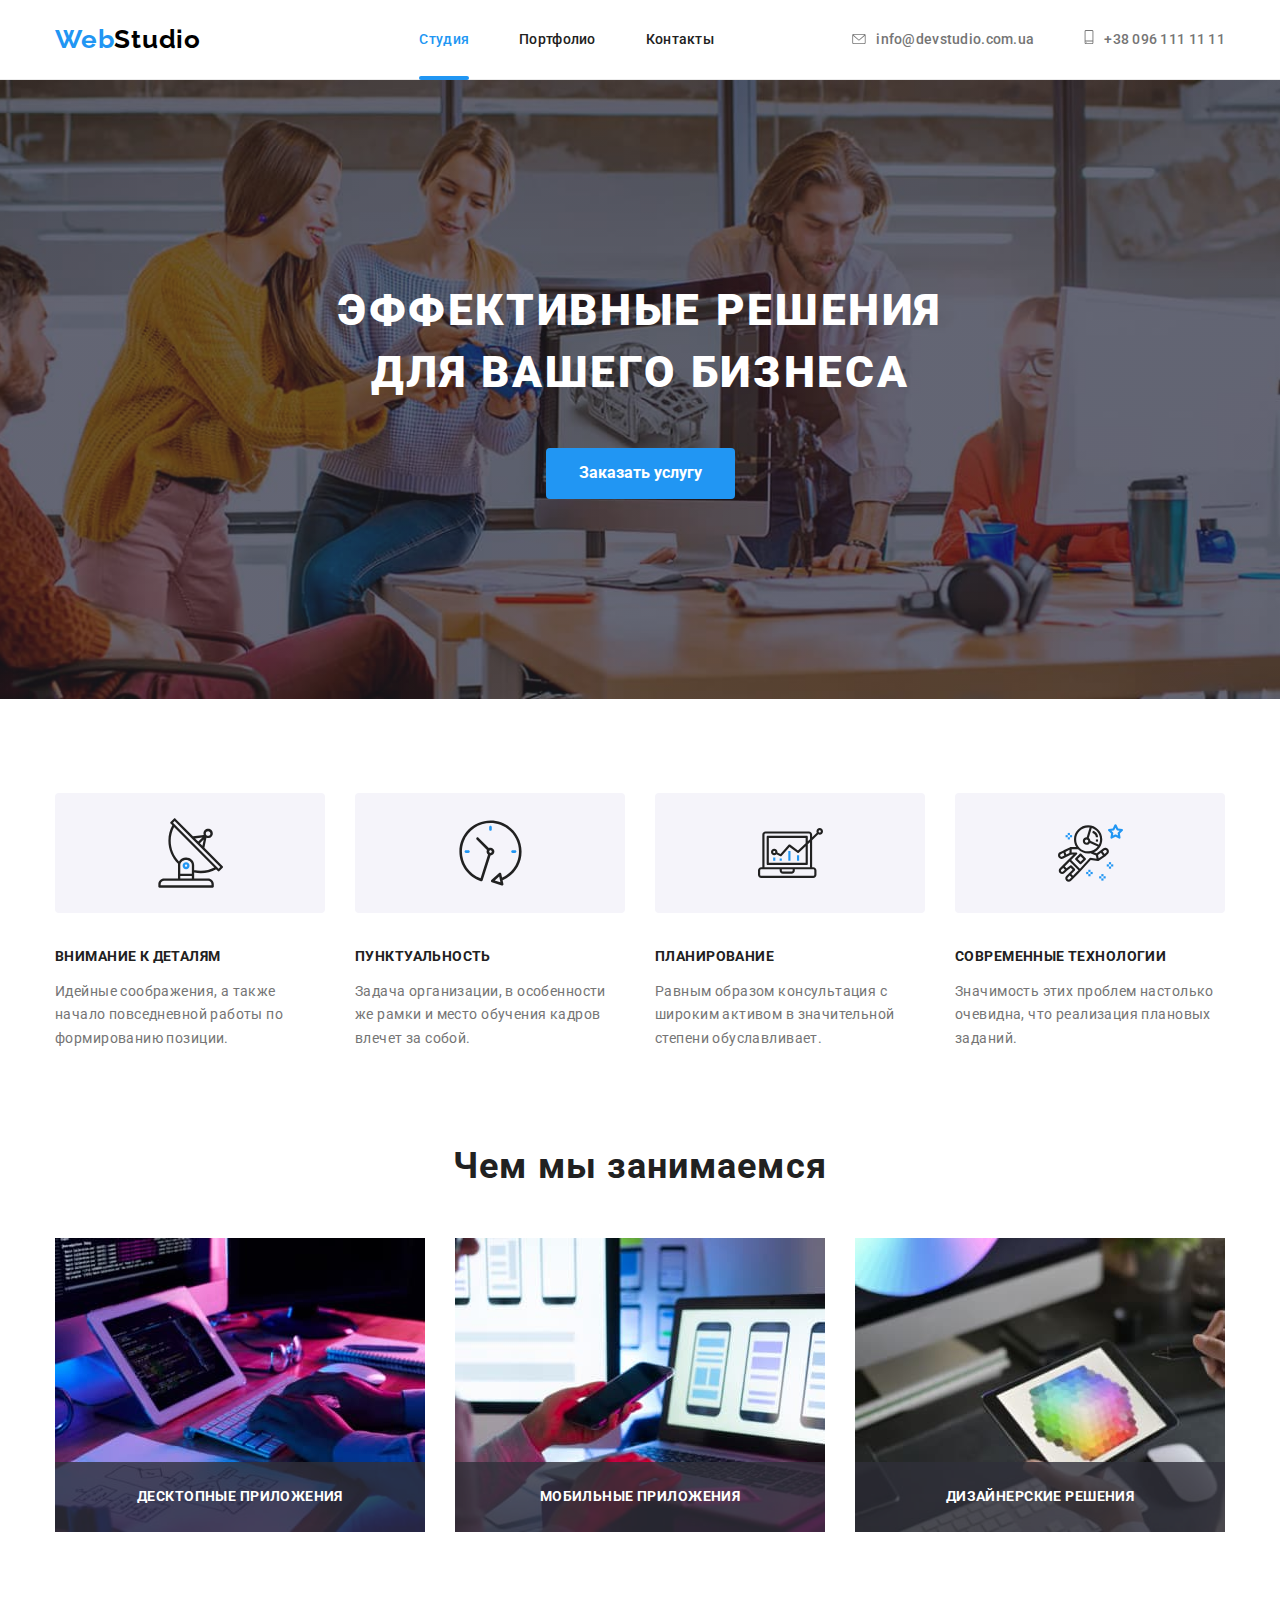
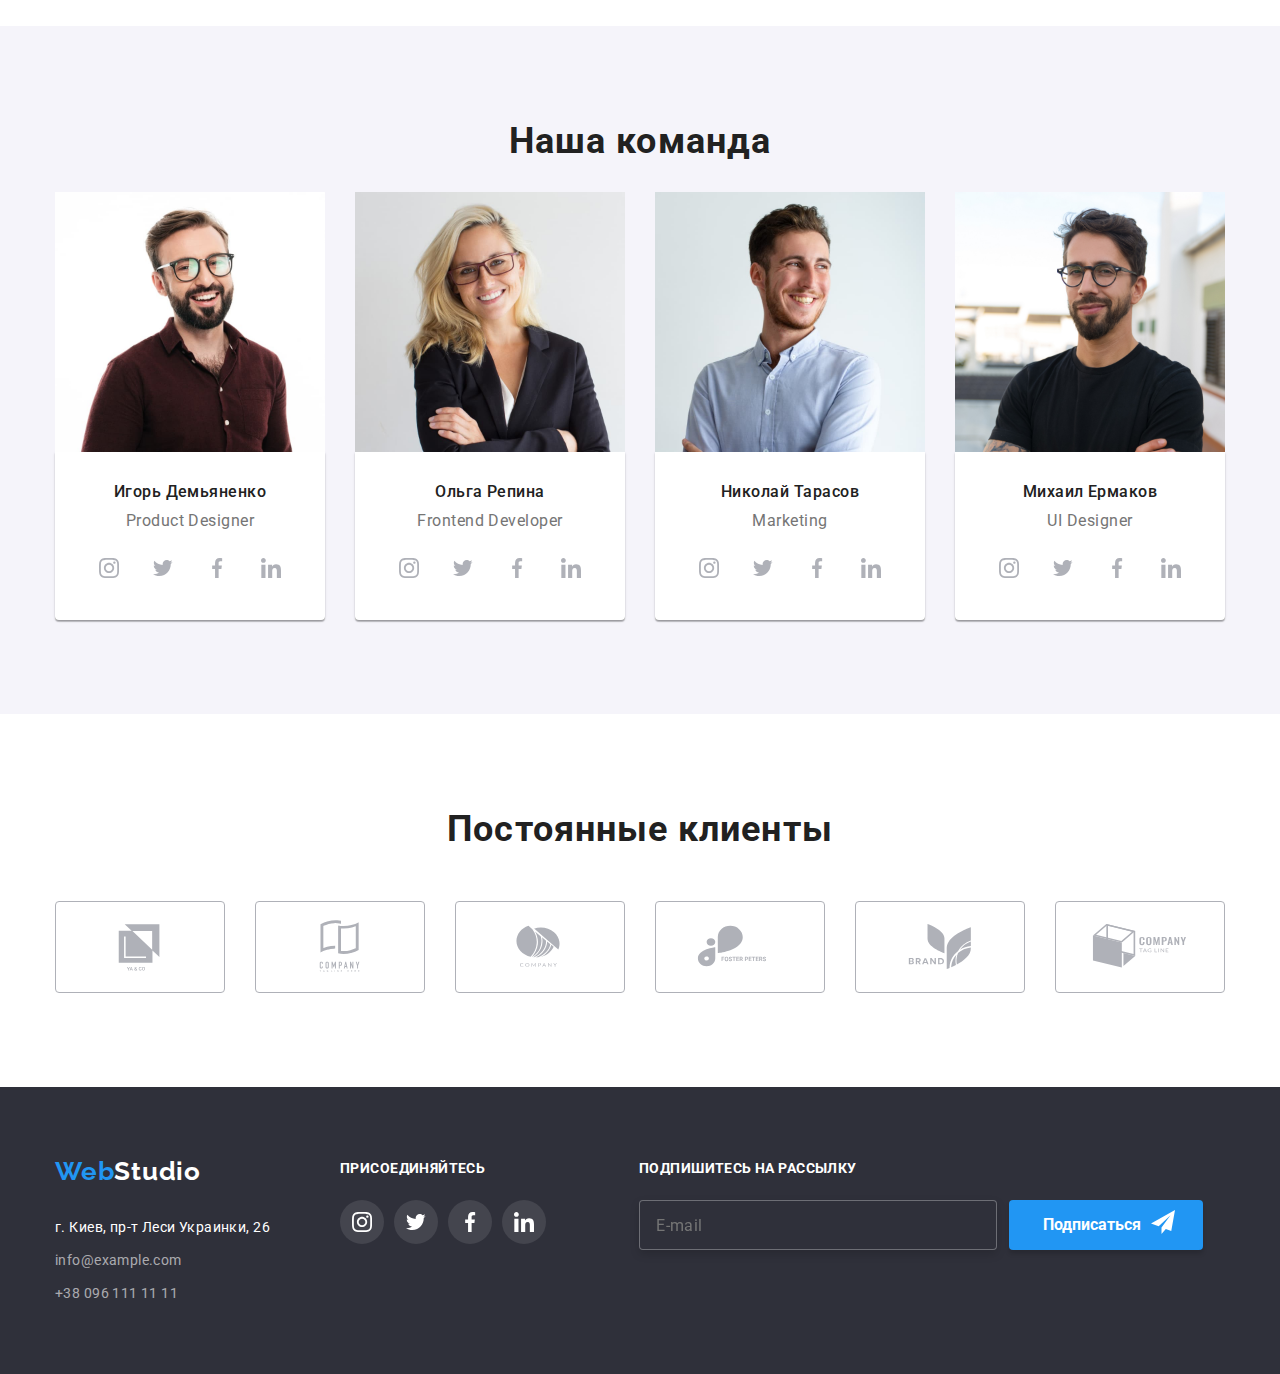
<file: index.html>
<!DOCTYPE html>
<html lang="en">

<head>
    <meta charset="UTF-8">
    <meta http-equiv="X-UA-Compatible" content="IE=edge">
    <meta name="viewport" content="width=device-width, initial-scale=1.0">
    <link rel="preconnect" href="https://fonts.googleapis.com">
    <link rel="preconnect" href="https://fonts.gstatic.com" crossorigin>
    <link href="https://fonts.googleapis.com/css2?family=Raleway:wght@700&family=Roboto:wght@400;500;700;900&display=swap"
        rel="stylesheet">
        <!--нормалізатор-->
<link rel="stylesheet" href="https://cdnjs.cloudflare.com/ajax/libs/modern-normalize/1.1.0/modern-normalize.min.css"/>
        <!--додати стиль
        <link rel="stylesheet" href="./css/styles.css" />-->
        <link rel="stylesheet" href="./css/main.css" />
        <title>Homework#8</title>
</head>

<body>
    <!--Шапка-->
    <header class="header">
        <div class="container">
            <div class="logo-header">
                <a href="" class="logo header__logo link">Web<span class="colortext">Studio</span></a>
            </div>
            <button type="button" 
            class="menu-open-btn"><svg class="" width="40" height="40">
                <use href="./images/symbol-defs.svg#icon-menu_40px"></use>
            </svg></button>
            
              <nav class="navigation">
           <ul class="menu-list list">
                <li class="menu-list__item"><a href="./index.html" class="menu-list__link link current">Студия</a></li>
              <li class="menu-list__item"><a href="./portfolio.html" class="menu-list__link link">Портфолио</a></li>
                <li class="menu-list__item"><a href="" class="menu-list__link link">Контакты</a></li>
             </ul>
        </nav>
        <div class="connect header__connect">
            <ul class="connect__list list">
                <li><a class="connect__mail link " href=""><svg class="connect__icon" width="14" height="10">
                    <use href="./images/symbol-defss.svg#icon-convert"></use>
                </svg>info@devstudio.com.ua</a>
                </li>
                <li><a class="connect__tel link" href=""><svg class="connect__icon" width="10" height="14">
                    <use href="./images/symbol-defss.svg#icon-phone"></use>
                </svg>+38 096 111 11 11</a>
             </li>
            </ul>
          
        </div>
        <div class="mob-menu is-hidden">
            <div class="container">
                <div class="mob-menu-top">
            <button type="button" class="menu-close-btn"><svg class="menu-close-icon" width="40" height="40">
                <use href="./images/symbol-defs.svg#icon-close_40px"></use>
            </svg></button>
                <ul class="mob-list list">
                    <li class="mob-list__item"><a href="./index.html" class="mob-list__link link current">Студия</a></li>
                    <li class="mob-list__item"><a href="./portfolio.html" class="mob-list__link link">Портфолио</a></li>
                    <li class="mob-list__item"><a href="" class="mob-list__link link">Контакты</a></li>
                </ul>
                </div>
                <div class="mob-menu-bottom">
                <div class="mob-connect">
                    <ul class="mob-connect__list list">
                    <div class="mob-connect-tel">
                        <li><a class="mob-connect__tel link" href="">+38 096 111 11 11</a>
                        </li>
                        </div>
                        <li><a class="mob-connect__mail link " href="">info@devstudio.com.ua</a>
                        </li>
                    </ul>
                    
                    <div class="mob-soc">
                    <ul class="mob-soc__list list">
                        <li class="mob-soc__item">
                            <a href="" class="mob-soc__link link" target="_blank" rel="noopener noreferrer nofollow">Instagram</a>
                    
                        </li>
                        <li class="mob-soc__item">
                            <a href="" class="mob-soc__link link" target="_blank" rel="noopener noreferrer nofollow">Twitter</a>
                        </li>
                        <li class="mob-soc__item">
                            <a href="" class="mob-soc__link link" target="_blank" rel="noopener noreferrer nofollow">Facebook</a>
                        </li>
                        <li class="mob-soc__item">
                            <a href="" class="mob-soc__link link" target="_blank" rel="noopener noreferrer nofollow">Linkedin</a>
                        </li>
                    </ul>
                    </div>
                </div>
                </div>
                </div>
        </div>
    </header>
    <main>
        <!--hero-->
         <section class="hero">
            <div class="container">
                <h1 class="hero__top-text top-text--light">ЭФФЕКТИВНЫЕ РЕШЕНИЯ<br>ДЛЯ ВАШЕГО БИЗНЕСА</h1>
                <button type="button" class="hero__button button--light link" data-modal-open>Заказать услугу</button>
               
            </div>
            </section>
       
        <!--feature-->
       <section class="feature">
            <div class="container">
            <ul class="feature-list list">
                 <li class="feature-list__item">
                    <a href="" class="feature-list__link">
                        
                        <svg class="feature-list__icon" width="65" height="70">
                            <use href="./images/symbol-defss.svg#icon-tarelka"></svg>
                            </a>
                    <h3 class="feature__top-text top-text--dark">Внимание к деталям</h3>
                    <p class="feature__bottom-text">Идейные соображения, а также начало повседневной работы по формированию позиции.</p>
                </li>
                
                <li class="feature-list__item">
                    <a href="" class="feature-list__link">
                        
                        <svg class="feature-list__icon" width="65" height="70">
                            <use href="./images/symbol-defss.svg#icon-clock"></svg>
                            </a>
                    <h3 class="feature__top-text top-text--dark">Пунктуальность</h3>
                    <p class="feature__bottom-text">Задача организации, в особенности же рамки и место обучения кадров влечет за собой.</p>
                </li>
                <li class="feature-list__item">
                    <a href="" class="feature-list__link">
                        
                        <svg class="ffeature-list__icon" width="65" height="70">
                            <use href="./images/symbol-defss.svg#icon-diagram"></svg>
                            </a>
                    <h3 class="feature__top-text top-text--dark">Планирование</h3>
                    <p class="feature__bottom-text">Равным образом консультация с широким активом в значительной степени обуславливает.</p>
                </li>
                <li class="feature-list__item">
                    <a href="" class="feature-list__link">
                        
                        <svg class="feature-list__icon" width="65" height="70">
                            <use href="./images/symbol-defss.svg#icon-kosm"></svg>
                            </a>
                    <h3 class="feature__top-text top-text--dark">Современные технологии</h3>
                    <p class="feature__bottom-text">Значимость этих проблем настолько очевидна, что реализация плановых заданий.</p>
                </li>
            </ul>
            </div>
        </section>
       <section class="about">
            <div class="container">
            <h2 class="about-title">Чем мы занимаемся</h2>
            <ul class="about-list list">
                <li class="about-list__item">
                    <div class="about-top-wrap">
                       <img src="./images/project.jpg" alt="Дизайн" class="about-foto" width="370" height="294">
                        <p class="about__top-text">ДЕСКТОПНЫЕ ПРИЛОЖЕНИЯ</p>
                    </div>  
                </li>
                <li class="about-list__item">
                    <div class="about-top-wrap">
                    <img src="./images/razmetka.jpg" alt="Розробка" class="about-foto" width="370" height="294">
                    <p class="about__top-text">МОБИЛЬНЫЕ ПРИЛОЖЕНИЯ</p>
                    </div>
                </li>
                <li class="about-list__item">
                    <div class="about-top-wrap">
                    <img src="./images/colortest.jpg" alt="Колористика" class="about-foto" width="370" height="294">
                    <p class="about__top-text">ДИЗАЙНЕРСКИЕ РЕШЕНИЯ</p>
                    </div>
                </li>
            </ul>
            </div>
        </section>
       <section id="team" class="team">
            <div class="container">
            <h2 class="team-title">Наша команда</h2>
            <ul class="team-list list">
                <li class="team-list__item">
                    <picture>
                        <source srcset="./images/img1.jpg 1x,
                     ./images/img1-2x.jpg 2x" 
                     media="(min-width: 1200px)"
                     type="image/jpeg"/>
                    <source srcset="./images/img1-tab.jpg 1x,
                                         ./images/img1-tab-2x.jpg 2x" 
                                         media="(min-width: 768px)"
                                         type="(image/jpeg)" 
                                         />
                    <source srcset="./images/img1-mob.jpg 1x,
                                         ./images/img1-mob-2x.jpg 2x"
                                          media="(min-width: 320px)" 
                                          type="image/jpeg"
                                          />
                                        <img src="./images/img1.jpg" alt="" class="img">
                        </picture>
                    
                    <div class="team-foto">
                    <h3 class="team__top-text top-text--dark">Игорь Демьяненко</h3>
                    <p lang="en" class="team__bottom-text">Product Designer</p>
                    <ul class="team-soc__list list">
                        <li class="team-soc__item">
                            <a href="" class="team-soc__link">
                                 <svg class="team-soc__icon" width="20" height="20">
                                    <use href="./images/symbol-defs.svg#icon-instagram"></svg>
                                    </a>
                        </li>
                        <li class="team-soc__item">
                            <a href="" class="team-soc__link">

                                <svg class="team-soc__icon" width="20" height="20">
                                    <use href="./images/symbol-defs.svg#icon-tvit">
                                </svg>
                            </a>
                        </li>
                        <li class="team-soc__item">
                            <a href="" class="team-soc__link">

                                <svg class="team-soc__icon" width="20" height="20">
                                    <use href="./images/symbol-defs.svg#icon-facebook">
                                </svg>
                            </a>
                        </li>
                        <li class="team-soc__item">
                            <a href="" class="team-soc__link">

                                <svg class="team-soc__icon" width="20" height="20">
                                    <use href="./images/symbol-defs.svg#icon-lin">
                                </svg>
                            </a>
                        </li>
                     </ul>
                </div>
                </li>
                <li class="team-list__item">
                    <picture>
                        <source srcset="./images/img2.jpg 1x,
                                         ./images/img2-2x.jpg 2x"
                                          media="(min-width: 1200px)" />
                        <source srcset="./images/img2-tab.jpg 1x,
                                        ./images/img2-tab-2x.jpg 2x"
                                         media="(min-width: 768px)" />
                        <source srcset="./images/img2-mob.jpg 1x,
                                        ./images/img2-mob-2x.jpg 2x"
                                         media="(min-width: 320px") />
                        <img src="./images/img2.jpg" alt="" class="img">
                    </picture>
                    <div class="team-foto">
                    <h3 class="team__top-text top-text--dark">Ольга Репина</h3>
                    <p lang="en" class="team__bottom-text">Frontend Developer</p>
                    <ul class="team-soc__list list">
                        <li class="team-soc__item">
                            <a href="" class="team-soc__link">
                                
                            <svg class="team-soc__icon" width="20" height="20">
                                <use href="./images/symbol-defs.svg#icon-instagram">
                            </svg>
                        </a>
                        </li>
                        <li class="team-soc__item">
                            <a href="" class="team-soc__link">

                            <svg class="team-soc__icon" width="20" height="20">
                                <use href="./images/symbol-defs.svg#icon-tvit">
                            </svg>
                            </a>
                        </li>
                        <li class="team-soc__item">
                            <a href="" class="team-soc__link">

                                <svg class="team-soc__icon" width="20" height="20">
                                    <use href="./images/symbol-defs.svg#icon-facebook">
                                </svg>
                            </a>
                        </li>
                        <li class="team-soc__item">
                            <a href="" class="team-soc__link">

                                <svg class="team-soc__icon" width="20" height="20">
                                    <use href="./images/symbol-defs.svg#icon-lin">
                                </svg>
                            </a>
                        </li>
                    </ul>
                </div>
                </li>
                <li class="team-list__item">
                <picture>
                    <source srcset="./images/img3.jpg 1x,
                                     ./images/img3-2x.jpg 2x"
                                      media="(min-width: 1200px)" />
                    <source srcset="./images/img3-tab.jpg 1x,
                                     ./images/img3-tab-2x.jpg 2x" 
                                     media="(min-width: 768px)" />
                    <source srcset="./images/img3-mob.jpg 1x,
                                    ./images/img3-mob-2x.jpg 2x"
                                     media="(min-width: 320px)" />
                    <img src="./images/img3.jpg" alt="" class="img">
                </picture>
                    <div class="team-foto">
                    <h3 class="team__top-text top-text--dark">Николай Тарасов</h3>
                    <p lang="en" class="team__bottom-text">Marketing</p>
                    <ul class="team-soc__list list">
                        <li class="team-soc__item">
                            <a href="" class="team-soc__link">

                               <svg class="team-soc__icon" width="20" height="20">
                                    <use href="./images/symbol-defs.svg#icon-instagram">
                                </svg>
                            </a>
                        </li>
                        <li class="team-soc__item">
                            <a href="" class="team-soc__link">

                                <svg class="team-soc__icon" width="20" height="20">
                                    <use href="./images/symbol-defs.svg#icon-tvit">
                                </svg>
                            </a>
                        </li>
                        <li class="team-soc__item">
                            <a href="" class="team-soc__link">

                                <svg class="team-soc__icon" width="20" height="20">
                                    <use href="./images/symbol-defs.svg#icon-facebook">
                                </svg>
                            </a>
                        </li>
                        <li class="team-soc__item">
                            <a href="" class="team-soc__link">

                                <svg class="team-soc__icon" width="20" height="20">
                                    <use href="./images/symbol-defs.svg#icon-lin">
                                </svg>
                            </a>
                        </li>
                    </ul>
                    </div>
                </li>
                <li class="team-list__item">
                    <picture>
                        <source srcset="./images/img4.jpg 1x,
                                         ./images/img4-2x.jpg 2x" 
                                         media="(min-width: 1200px)" />
                        <source srcset="./images/img4-tab.jpg 1x,
                                        ./images/img4-tab-2x.jpg 2x"
                                         media="(min-width: 768px)" />
                        <source srcset="./images/img4-mob.jpg 1x,
                                        ./images/img4-mob-2x.jpg 2x"
                                         media="(min-width: 320px)" />
                        <img src="./images/img4.jpg" alt="" class="img">
                    </picture>
                    <div class="team-foto">
                    <h3 class="team__top-text top-text--dark">Михаил Ермаков</h3>
                    <p lang="en" class="team__bottom-text">UI Designer</p>
                    <ul class="team-soc__list list">
                        <li class="team-soc__item">
                            <a href="" class="team-soc__link">
                               
                                <svg class="team-soc__icon" width="20" height="20">
                                    <use href="./images/symbol-defs.svg#icon-instagram">
                                </svg>
                            </a>
                        </li>
                        <li class="team-soc__item">
                            <a href="" class="team-soc__link">

                                <svg class="team-soc__icon" width="20" height="20">
                                    <use href="./images/symbol-defs.svg#icon-tvit">
                                </svg>
                            </a>
                        </li>
                        <li class="team-soc__item">
                            <a href="" class="team-soc__link">

                                <svg class="team-soc__icon" width="20" height="20">
                                    <use href="./images/symbol-defs.svg#icon-facebook">
                                </svg>
                            </a>
                        </li>
                        <li class="team-soc__item">
                            <a href="" class="team-soc__link">

                                <svg class="team-soc__icon" width="20" height="20">
                                    <use href="./images/symbol-defs.svg#icon-lin">
                                </svg>
                            </a>
                        </li>
                    </ul>
                    </div>
                </li>
            </ul>
            </div>
        </section>
     <section class="client">
        <div class="container">
            <h2 class="client__top-text top-text--dark">Постоянные клиенты</h2>
            <ul class="client-list list">
<li class="client-list__item">
<a href="" class="client-list__link">
    <svg class="client-list__icon" width="106" height="60"> 
        <use href="./images/symbol-defss.svg#icon-company1">
    </svg>
</a>
</li>
<li class="client-list__item">
<a href="" class="client-list__link">

    <svg class="client-list__icon" width="106" height="60">
        <use href="./images/symbol-defss.svg#icon-company">
    </svg>
</a>
</li>
<li class="client-list__item">
<a href="" class="client-list__link">

    <svg class="client-list__icon" width="106" height="60">
        <use href="./images/symbol-defss.svg#icon-company3">
    </svg>
</a>
</li>
<li class="client-list__item">
<a href="" class="client-list__link">

    <svg class="client-list__icon" width="106" height="60">
        <use href="./images/symbol-defss.svg#icon-company4">
    </svg>
</a>
</li>
<li class="client-list__item">
<a href="" class="client-list__link">

    <svg class="client-list__icon" width="106" height="60">
        <use href="./images/symbol-defss.svg#icon-comrany5">
    </svg>
</a>
</li>
<li class="client-list__item">
<a href="" class="client-list__link">

    <svg class="client-list__icon" width="106" height="60">
        <use href="./images/symbol-defss.svg#icon-company6">
    </svg>
</a>
</li>
  </ul>
            </div>
        </section>
    </main>
    <!--footer-->
   <footer class="footer">
       <div class="container">
        <div class="footer-tablet">
            <div class="contact-main">
             
        <a href="" class="logo footer-logo link">Web<span class="colorchange">Studio</span></a>
        <address>
            <ul class="footer-list list">
                <li class="contacts"><a href="https://bit.ly/3pXMvUd" class="contact-link link" target="_blank" rel="noopener noreferrer">г. Киев, пр-т
                        Леси Украинки, 26</a> </li>
                <li class="contacts"><a href="mailto:info@devstudio.com" class="contact link">info@example.com</a></li>
                <li class="contacts"><a href="tel:+380961111111" class="contact link">+38 096 111 11 11</a></li>
            </ul> 
        </address>
        </div>
    
            <div class="join">
                <h2 class="join-title">ПРИСОЕДИНЯЙТЕСЬ</h2>
               <ul class="join-soc list">
                <li class="join-soc-item">
                    <a href="" class="join-soc-link">

                        <svg class="join-soc-icon" width="20" height="20">
                            <use href="./images/symbol-defs.svg#icon-instagram">
                        </svg>
                    </a>
                </li>
                <li class="join-soc-item">
                    <a href="" class="join-soc-link">

                        <svg class="join-soc-icon" width="20" height="20">
                            <use href="./images/symbol-defs.svg#icon-tvit">
                        </svg>
                    </a>
                </li>
                <li class="join-soc-item">
                    <a href="" class="join-soc-link">

                        <svg class="join-soc-icon" width="20" height="20">
                            <use href="./images/symbol-defs.svg#icon-facebook">
                        </svg>
                    </a>
                </li>
                <li class="join-soc-item">
                    <a href="" class="join-soc-link">
                        <svg class="join-soc-icon" width="20" height="20">
                            <use href="./images/symbol-defs.svg#icon-lin">
                        </svg>
                    </a>
                </li>
               </ul>
    </div>
        </div>
            <div class="footer-field">
             <section class="online">
            <h2 class="title online-title">ПОДПИШИТЕСЬ НА РАССЫЛКУ</h2>
            
            <form class="add-form">
                <div class="add-fild">
                    <input type="email" class="footer-input"
                     name="add-email"  id="add-email"
                     placeholder="E-mail"
                     required id="add-email"/>
            <label class="footer-label" for="add-email"></label>
           
            <button type="submit" class="add-btn">Подписаться
                <svg class="add-icon" width="24" height="24">
                    <use href="./images/symbol-defs.svg#icon-icon-send"></use>
                </svg>
            </button>
</div>
            </div>
            </form>
            </section>
            </div>
        </div>
 </footer>
 <div class="backdrop is-hidden" data-modal>
     <div class="modal">
     <button type="button" class="modal-close-btn" data-modal-close>

         <svg class="modal-close-icon" width="11" height="11">
             <use href="./images/symbol-defs.svg#icon-close"></use>
         </svg>
     </button>
         <p class="modal-form">Оставьте свои данные, мы вам перезвоним</p>
        <form class="modal-form">
            <div class="modal-field">
            <label class="modal-label" for="user-name">Имя</label>
            <div class="modal-input-wrap">
            <input type="text"
             class="modal-input"
              name="user-name" 
              required  placeholder=" "
              minlength="2"
              id="user-name">

            <svg class="form-icon" width="18" height="18">
                <use href="./images/symbol-defs.svg#icon-person-black"></use>
            </svg>
            </div>
            </div>
        <div class="modal-field">
            <label  for="user-tel" class="modal-label">Телефон</label>
            <div class="modal-input-wrap">
            <input type="tel" class="modal-input" name="user-tel" 
                 id="user-tel" 
                     required placeholder=" "/>

                    <svg class="form-icon" width="18" height="18">
                        <use href="./images/symbol-defs.svg#icon-phone-black"></use>
                    </svg>
                </div>
                </div>
                <div class="modal-field">
                <label class="modal-label" for="user-email">Почта</label>
                <div class="modal-input-wrap">
                    <input type="email" class="modal-input" name="user-email" 
                    required  placeholder=" "
                     id="user-email"/>

                    <svg class="form-icon" width="18" height="18">
                        <use href="./images/symbol-defs.svg#icon-email-black"></use>
                    </svg>
                    </div>
                    </div>
                    <div class="modal-field">
                    <label class="modal-label" for="user-text">Коментарий</label>
                        <textarea name="user-text" id="user-text" class="modal-text" 
                        placeholder="Введите текст"></textarea>
                        </div>
                    <div class="modal-field">
                        <input type="checkbox" name="policy" 
                        id="input-check" 
                        class="input-check visually-hidden" 
                        value="policy"/>
                    <label for="input-check" class="check-text">
                   <span>
                    <svg class="check-icon" width="11" height="8">
                        <use href="./images/symbol-defs.svg#icon-check"></use>
                    </svg>
                   </span><p class="text-check">Соглашаюсь с рассылкой и принимаю
                <a href="" class="checkbox-policy"> Условия договора</a></p>
            </label>
                </div>
                    <button type="submit" class="button-form">Отправить</button>
     </form> 
     </div>
 </div>
<script src="./js/modal.js"></script>
<script src="./js/menu.js"></script>
</body>

</html>
</file>
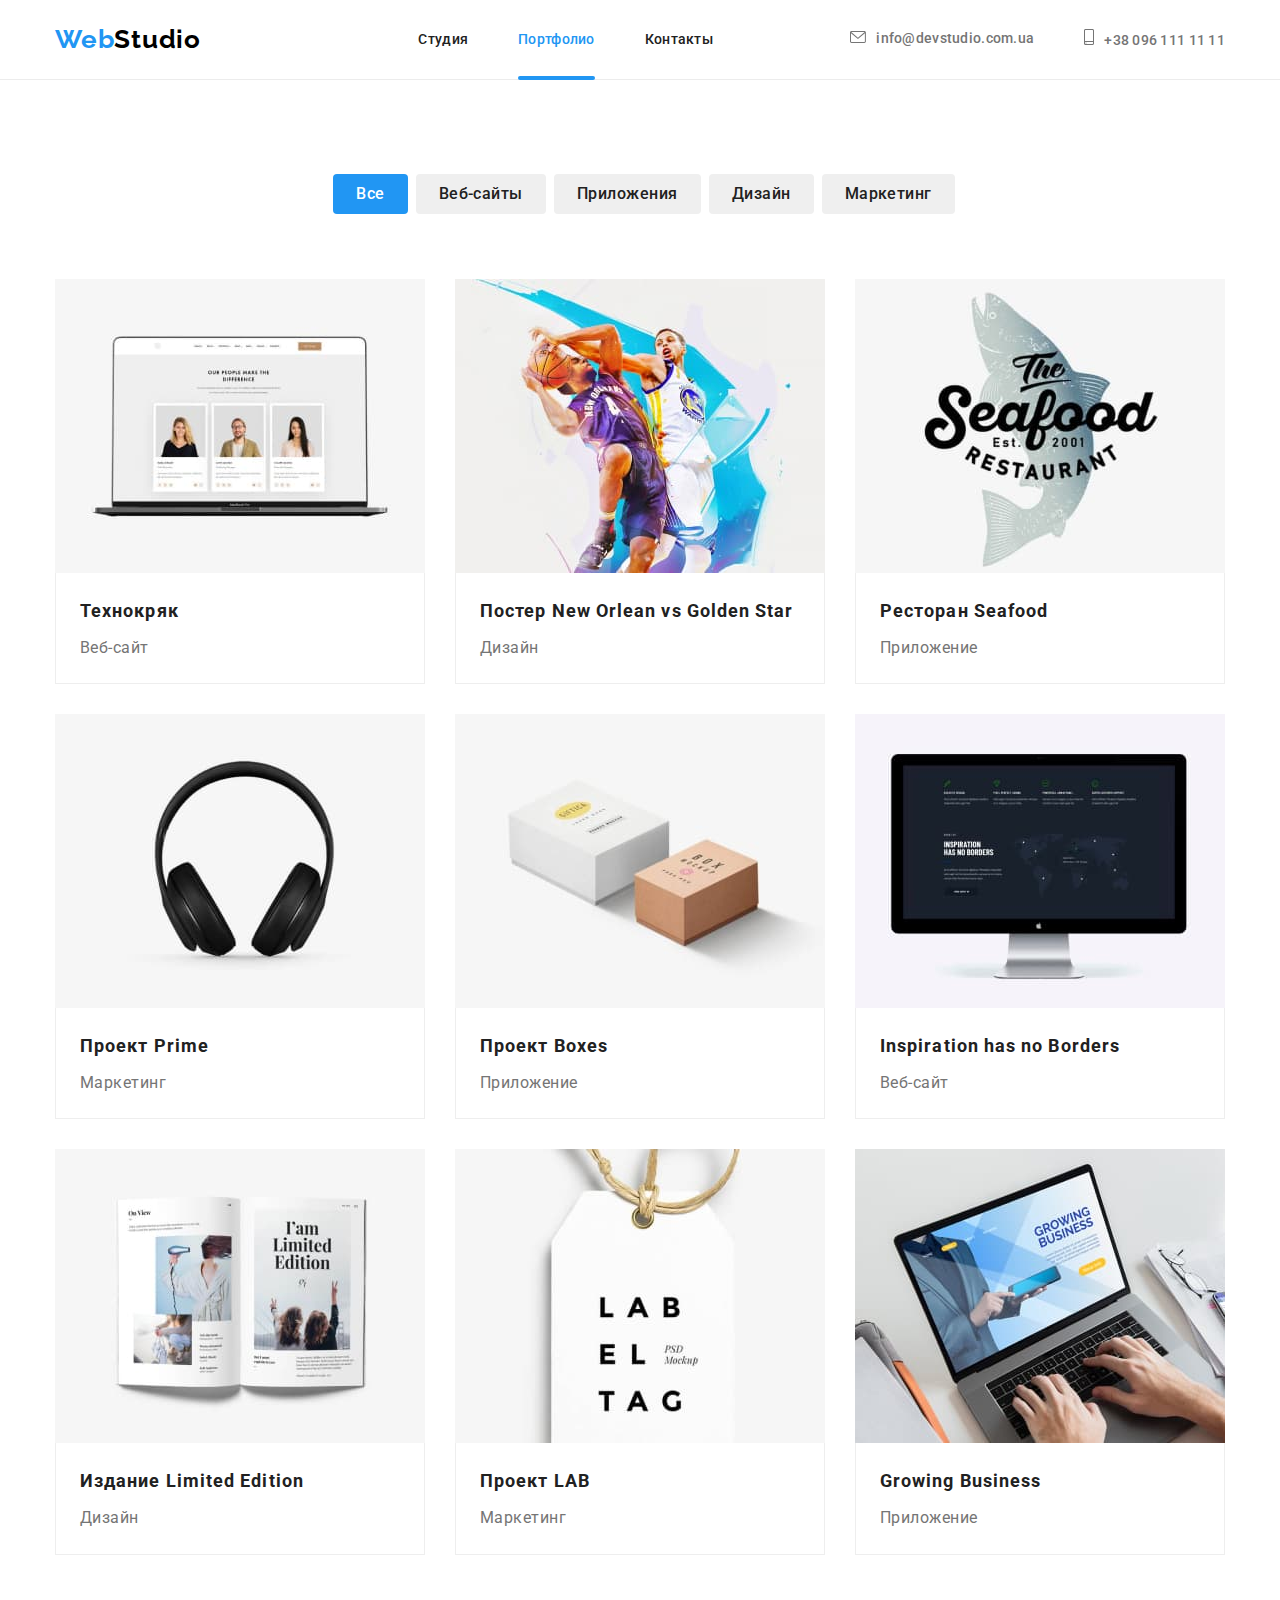
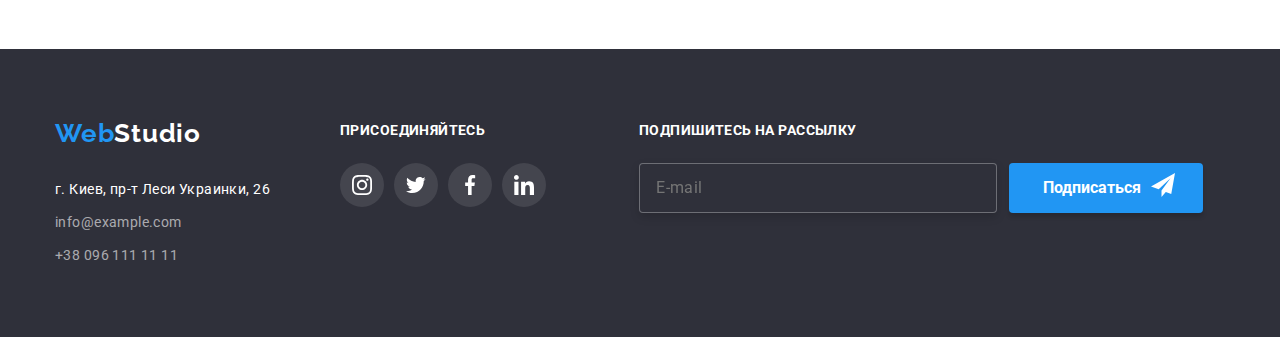
<file: portfolio.html>
<!DOCTYPE html>
<html lang="en">

<head>
    <meta charset="UTF-8">
    <meta http-equiv="X-UA-Compatible" content="IE=edge">
    <meta name="viewport" content="width=device-width, initial-scale=1.0">
    <link rel="preconnect" href="https://fonts.googleapis.com">
    <link rel="preconnect" href="https://fonts.gstatic.com" crossorigin>
    <link
        href="https://fonts.googleapis.com/css2?family=Raleway:wght@700&family=Roboto:wght@400;500;700;900&display=swap"
        rel="stylesheet">
    <!--нормалізатор-->
    <link rel="stylesheet"
        href="https://cdnjs.cloudflare.com/ajax/libs/modern-normalize/1.1.0/modern-normalize.min.css" />
    <!--додати стиль
    <link rel="stylesheet" href="./css/portfolio.css" />
            <link rel="stylesheet" href="./css/styles.css" />-->
    <link rel="stylesheet" href="./css/main.css" />
    <title>Homework#8</title>
    </head>
    
    <body>
        <!--Шапка-->
        <header class="header">
            <div class="container">
                <div class="logo-header">
                    <a href="" class="logo header__logo link">Web<span class="colortext">Studio</span></a>
                </div>
                <button type="button" class="menu-open-btn"><svg class="" width="40" height="40">
                        <use href="./images/symbol-defs.svg#icon-menu_40px"></use>
                    </svg></button>
    
                <nav class="navigation">
                    <ul class="menu-list list">
                        <li class="menu-list__item"><a href="./index.html" class="menu-list__link link ">Студия</a>
                        </li>
                        <li class="menu-list__item"><a href="./portfolio.html" class="portfolio__link link current">Портфолио</a>
                        </li>
                        <li class="menu-list__item"><a href="" class="menu-list__link link">Контакты</a></li>
                    </ul>
                </nav>
                <div class="connect header__connect">
                    <ul class="connect__list list">
                        <li><a class="connect__mail link " href=""><svg class="connect__icon" width="16" height="12">
                                    <use href="./images/symbol-defss.svg#icon-convert"></use>
                                </svg>info@devstudio.com.ua</a>
                        </li>
                        <li><a class="connect__tel link" href=""><svg class="connect__icon" width="10" height="16">
                                    <use href="./images/symbol-defss.svg#icon-phone"></use>
                                </svg>+38 096 111 11 11</a>
                        </li>
                    </ul>
    
                </div>
                <div class="mob-menu is-hidden">
                    <div class="container">
                        <div class="mob-menu-top">
                            <button type="button" class="menu-close-btn"><svg class="menu-close-icon" width="40"
                                    height="40">
                                    <use href="./images/symbol-defs.svg#icon-close_40px"></use>
                                </svg></button>
                            <ul class="mob-list list">
                                <li class="mob-list__item"><a href="./index.html" class="mob-list__link link">Студия</a>
                                </li>
                                <li class="mob-list__item"><a href="./portfolio.html" class="mob-list__link link current">Портфолио</a></li>
                                <li class="mob-list__item"><a href="" class="mob-list__link link">Контакты</a></li>
                            </ul>
                        </div>
                        <div class="mob-menu-bottom">
                            <div class="mob-connect">
                                <ul class="mob-connect__list list">
                                    <li><a class="mob-connect__tel link" href="">+38 096 111 11 11</a>
                                    </li>
                                    <li><a class="mob-connect__mail link " href="">info@devstudio.com.ua</a>
                                    </li>
                                </ul>
    
                                <div class="mob-soc">
                                    <ul class="mob-soc__list list">
                                        <li class="mob-soc__item">
                                            <a href="" class="mob-soc__link link" target="_blank"
                                                rel="noopener noreferrer nofollow">Instagram</a>
    
                                        </li>
                                        <li class="mob-soc__item">
                                            <a href="" class="mob-soc__link link" target="_blank"
                                                rel="noopener noreferrer nofollow">Twitter</a>
                                        </li>
                                        <li class="mob-soc__item">
                                            <a href="" class="mob-soc__link link" target="_blank"
                                                rel="noopener noreferrer nofollow">Facebook</a>
                                        </li>
                                        <li class="mob-soc__item">
                                            <a href="" class="mob-soc__link link" target="_blank"
                                                rel="noopener noreferrer nofollow">Linkedin</a>
                                        </li>
                                    </ul>
                                </div>
                            </div>
                        </div>
                    </div>
                </div>
        </header>
    <main>
       <section class="portfolio ">
            <div class="container">
                <ul class="portfolio-selection ">
                    <li class="portfolio-item"><button class="btn current" type="button">Все</button></li>
                    <li class="portfolio-item"><button class="btn" type="button">Веб-сайты</button></li>
                    <li class="portfolio-item"><button class="btn" type="button">Приложения</button></li>
                   
                    <li class="portfolio-item"><button class="btn" type="button">Дизайн</button></li>
                    <li class="portfolio-item"><button class="btn" type="button">Маркетинг</button></li>
                </ul>
                
                <div class="gallery">
                    <ul class="gallery-list list">
                        <li class="galery-item">
                            <div class="top-wrap">
                                <a href="" class="galery-link"></a>
                                <picture>
                                    <source srcset="./images/technokriak.jpg 1x,
                                                     ./images/technokriak-2x.jpg 2x" 
                                                     media="(min-width: 1200px)" type="image/jpeg" />
                                    <source srcset="./images/technokriak-tab.jpg 1x,
                                                   ./images/technokriak-tab-2x.jpg 2x" 
                                                   media="(min-width: 768px)" type="(image/jpeg)" />
                                    <source srcset="./images/technokriak-mob.jpg 1x,
                                                  ./images/technokriak-mob-2x.jpg 2x" 
                                                    media="(min-width: 320px)" type="image/jpeg" />
                                <img src="./images/technokriak.jpg" alt="" class="img" >
                                </picture>
                                <p class="top-text">Ресурс предлагает комплексные предложения
                                    с разным уровнем функционала и сервисов. Все это позволит посетителю получить
                                    исчерпывающие сведения о компании или частном лице.</p>
                            </div>
                            <div class="foto-bottom link">
                                <h3 class="portfolio-title">Технокряк</h3>
                                <p class="portfolio-text">Веб-сайт</p>
                            </div>
                        </li>
                        <li class="galery-item">
                            <div class="top-wrap">
                                <a href="" class="galery-link"></a>
                                <picture>
                                    <source srcset="./images/neworlean.jpg 1x,
                                    ./images/neworlean-2x.jpg 2x" media="(min-width: 1200px)"
                                        type="image/jpeg" />
                                    <source srcset="./images/neworlean-tab.jpg 1x,
                                    ./images/neworlean-tab-2x.jpg 2x" media="(min-width: 768px)"
                                        type="(image/jpeg)" />
                                    <source srcset="./images/neworlean-mob.jpg 1x,
                                        ./images/neworlean-mob-2x.jpg 2x" media="(min-width: 320px)"
                                        type="image/jpeg" />
                                <img src="./images/neworlean.jpg" alt="" class="img">
                                </picture>
                                <p class="top-text">Ресурс предлагает комплексные предложения
                                    с разным уровнем функционала и сервисов. Все это позволит посетителю получить
                                    исчерпывающие сведения о компании или частном лице.</p>
                            </div>
                            <div class="foto-bottom link">
                                <h3 class="portfolio-title">Постер New Orlean vs Golden Star</h3>
                                <p class="portfolio-text">Дизайн</p>
                            </div>
                        </li>
                        <li class="galery-item">
                            <div class="top-wrap">
                                <a href="" class="galery-link"></a>
                                <picture>
                                    <source srcset="./images/seafood.jpg 1x,
                                        ./images/seafood-2x.jpg 2x" 
                                        media="(min-width: 1200px)" type="image/jpeg" />
                                    <source srcset="./images/seafood-tab.jpg 1x,
                                        ./images/seafood-tab-2x.jpg 2x"
                                         media="(min-width: 768px)" type="(image/jpeg)" />
                                    <source srcset="./images/seafood-mob.jpg 1x,
                                        ./images/seafood-mob-2x.jpg 2x" 
                                        media="(min-width: 320px)"
                                        type="image/jpeg" />
                                    <img src="./images/seafood.jpg" alt="" class="img" >
                                </picture>
                                <p class="top-text">Ресурс предлагает комплексные предложения
                                    с разным уровнем функционала и сервисов. Все это позволит посетителю получить
                                    исчерпывающие сведения о компании или частном лице.</p>
                            </div>
                            <div class="foto-bottom link">
                                <h3 class="portfolio-title">Ресторан Seafood</h3>
                                <p class="portfolio-text">Приложение</p>
                            </div>
                        </li>
                        <li class="galery-item">
                            <div class="top-wrap">
                                <a href="" class="galery-link"></a>
                                <picture>
                                    <source srcset="./images/prime.jpg 1x,
                                            ./images/prime-2x.jpg 2x" 
                                            media="(min-width: 1200px)" type="image/jpeg" />
                                    <source srcset="./images/prime-tab.jpg 1x,
                                             ./images/prime-tab-2x.jpg 2x" 
                                            media="(min-width: 768px)"
                                        type="(image/jpeg)" />
                                    <source srcset="./images/prime-mob.jpg 1x,
                                        ./images/prime-mob-2x.jpg 2x"
                                        media="(min-width: 320px)" type="image/jpeg" />
                                <img src="./images/prime.jpg" alt="" class="img">
                                </picture>
                                <p class="top-text">Ресурс предлагает комплексные предложения
                                    с разным уровнем функционала и сервисов. Все это позволит посетителю получить
                                    исчерпывающие сведения о компании или частном лице.</p>
                            </div>
                            <div class="foto-bottom link">
                                <h3 class="portfolio-title">Проект Prime</h3>
                                <p class="portfolio-text">Маркетинг</p>
                            </div>
                        </li>
                        <li class="galery-item">
                            <div class="top-wrap">
                                <a href="" class="galery-link"></a>
                                <picture>
                                    <source srcset="./images/box.jpg 1x,
                                                 ./images/box-2x.jpg 2x"
                                                media="(min-width: 1200px)" type="image/jpeg" />
                                    <source srcset="./images/box-tab.jpg 1x,
                                            ./images/box-tab-2x.jpg 2x" 
                                                 media="(min-width: 768px)"
                                        type="(image/jpeg)" />
                                    <source srcset="./images/box-mob.jpg 1x,
                                                ./images/box-mob-2x.jpg 2x" 
                                                media="(min-width: 320px)" type="image/jpeg" />
                                <img src="./images/box.jpg" alt="" class="img">
                                </picture>
                                <p class="top-text">Ресурс предлагает комплексные предложения
                                    с разным уровнем функционала и сервисов. Все это позволит посетителю получить
                                    исчерпывающие сведения о компании или частном лице.</p>
                            </div>
                            <div class="foto-bottom link">
                                <h3 class="portfolio-title">Проект Boxes</h3>
                                <p class="portfolio-text">Приложение</p>
                            </div>
                        </li>
                        <li class="galery-item">
                            <div class="top-wrap">
                                <a href="" class="galery-link"></a>
                <picture>
                    <source srcset="./images/borders.jpg 1x,
                             ./images/borders-2x.jpg 2x"
                              media="(min-width: 1200px)"
                        type="image/jpeg" />
                    <source srcset="./images/borders-tab.jpg 1x,
                            ./images/borders-tab-2x.jpg 2x" 
                            media="(min-width: 768px)"
                        type="(image/jpeg)" />
                    <source srcset="./images/borders-mob.jpg 1x,
                             ./images/borders-mob-2x.jpg 2x" 
                             media="(min-width: 320px)"
                        type="image/jpeg" />
                                <img src="./images/borders.jpg" alt="" class="img">
                                </picture>
                                <p class="top-text">Ресурс предлагает комплексные предложения
                                    с разным уровнем функционала и сервисов. Все это позволит посетителю получить
                                    исчерпывающие сведения о компании или частном лице.</p>
                            </div>
                            <div class="foto-bottom link">
                                <h3 class="portfolio-title">Inspiration has no Borders</h3>
                                <p class="portfolio-text">Веб-сайт</p>
                            </div>
                        </li>
                        <li class="galery-item">
                            <div class="top-wrap">
                                <a href="" class="galery-link"></a>
                <picture>
                    <source srcset="./images/edition.jpg 1x,
                            ./images/edition-2x.jpg 2x" 
                            media="(min-width: 1200px)" type="image/jpeg" />
                    <source srcset="./images/edition-tab.jpg 1x,
                            ./images/edition-tab-2x.jpg 2x" 
                            media="(min-width: 768px)" type="(image/jpeg)" />
                    <source srcset="./images/edition-mob.jpg 1x,
                             ./images/edition-mob-2x.jpg 2x" 
                             media="(min-width: 320px)" type="image/jpeg" />
                                <img src="./images/edition.jpg" alt="" class="img">
                                </picture>
                                <p class="top-text">Ресурс предлагает комплексные предложения
                                    с разным уровнем функционала и сервисов. Все это позволит посетителю получить
                                    исчерпывающие сведения о компании или частном лице.</p>
                            </div>
                            <div class="foto-bottom link">
                                <h3 class="portfolio-title">Издание Limited Edition</h3>
                                <p class="portfolio-text">Дизайн</p>
                            </div>
                        </li>
                        <li class="galery-item">
                        <div class="top-wrap">
                            <a href="" class="galery-link"></a>
            <picture>
                <source srcset="./images/lab.jpg 1x,
                                        ./images/lab-2x.jpg 2x" 
                                        media="(min-width: 1200px)" type="image/jpeg" />
                <source srcset="./images/lab-tab.jpg 1x,
                                        ./images/lab-tab-2x.jpg 2x" 
                                        media="(min-width: 768px)" type="(image/jpeg)" />
                <source srcset="./images/lab-mob.jpg 1x,
                                         ./images/lab-mob-2x.jpg 2x" 
                                         media="(min-width: 320px)" type="image/jpeg" />
                            <img src="./images/lab.jpg" alt="" class="img">
                            </picture>
                            <p class="top-text">Ресурс предлагает комплексные предложения
                                с разным уровнем функционала и сервисов. Все это позволит посетителю получить
                                исчерпывающие сведения о компании или частном лице.</p>
                        </div>
                            <div class="foto-bottom link">
                                <h3 class="portfolio-title">Проект LAB</h3>
                                <p class="portfolio-text">Маркетинг</p>
                            </div>
                        </li>
                        <li class="galery-item">
                        <div class="top-wrap">
                            <a href="" class="galery-link"></a>
                            <picture>
                                <source srcset="./images/business.jpg 1x,
                                                ./images/business-2x.jpg 2x" 
                                                 media="(min-width: 1200px)" type="image/jpeg" />
                                <source srcset="./images/business-tab.jpg 1x,
                                                ./images/business-tab-2x.jpg 2x" 
                                                 media="(min-width: 768px)" type="(image/jpeg)" />
                                <source srcset="./images/business-mob.jpg 1x,
                                                 ./images/business-mob-2x.jpg 2x" 
                                                media="(min-width: 320px)" type="image/jpeg" />
                            <img src="./images/business.jpg" alt="" class="img">
                            </picture>
                            <p class="top-text">Ресурс предлагает комплексные предложения
                                с разным уровнем функционала и сервисов. Все это позволит посетителю получить
                                исчерпывающие сведения о компании или частном лице.</p>
                        </div>
                            <div class="foto-bottom link">
                                <h3 class="portfolio-title">Growing Business</h3>
                                <p class="portfolio-text">Приложение</p>
                            </div>
                        </li>
                    </ul>
                </div>
            </div>
        </section>
    </main>

    <!--footer-->
    <footer class="footer">
        <div class="container">
            <div class="footer-tablet">
                <div class="contact-main">
    
                    <a href="" class="logo footer-logo link">Web<span class="colorchange">Studio</span></a>
                    <address>
                        <ul class="footer-list list">
                            <li class="contacts"><a href="https://bit.ly/3pXMvUd" class="contact-link link" target="_blank"
                                    rel="noopener noreferrer">г. Киев, пр-т
                                    Леси Украинки, 26</a> </li>
                            <li class="contacts"><a href="mailto:info@devstudio.com"
                                    class="contact link">info@example.com</a></li>
                            <li class="contacts"><a href="tel:+380961111111" class="contact link">+38 096 111 11 11</a></li>
                        </ul>
                    </address>
                </div>
    
                <div class="join">
                    <h2 class="join-title">ПРИСОЕДИНЯЙТЕСЬ</h2>
                    <ul class="join-soc list">
                        <li class="join-soc-item">
                            <a href="" class="join-soc-link">
    
                                <svg class="join-soc-icon" width="20" height="20">
                                    <use href="./images/symbol-defs.svg#icon-instagram">
                                </svg>
                            </a>
                        </li>
                        <li class="join-soc-item">
                            <a href="" class="join-soc-link">
    
                                <svg class="join-soc-icon" width="20" height="20">
                                    <use href="./images/symbol-defs.svg#icon-tvit">
                                </svg>
                            </a>
                        </li>
                        <li class="join-soc-item">
                            <a href="" class="join-soc-link">
    
                                <svg class="join-soc-icon" width="20" height="20">
                                    <use href="./images/symbol-defs.svg#icon-facebook">
                                </svg>
                            </a>
                        </li>
                        <li class="join-soc-item">
                            <a href="" class="join-soc-link">
                                <svg class="join-soc-icon" width="20" height="20">
                                    <use href="./images/symbol-defs.svg#icon-lin">
                                </svg>
                            </a>
                        </li>
                    </ul>
                </div>
            </div>
            <div class="footer-field">
    
                <section class="online">
                    <h2 class="title online-title">ПОДПИШИТЕСЬ НА РАССЫЛКУ</h2>
    
                    <form class="add-form">
                        <div class="add-fild">
                            <input type="email" class="footer-input" name="add-email" id="add-email" placeholder="E-mail"
                                required id="add-email" />
                            <label class="footer-label" for="add-email"></label>
                            <div class="btn-for-tablet">
                                <button type="submit" class="add-btn">Подписаться
                                    <svg class="add-icon" width="24" height="24">
                                        <use href="./images/symbol-defs.svg#icon-icon-send"></use>
                                    </svg>
                                </button>
                            </div>
                        </div>
                    </form>
                </section>
            </div>
        </div>
    </footer>
                </div>
                </div>
    </footer>
    <script src="./js/menu.js"></script>
</body>

</html>
</file>
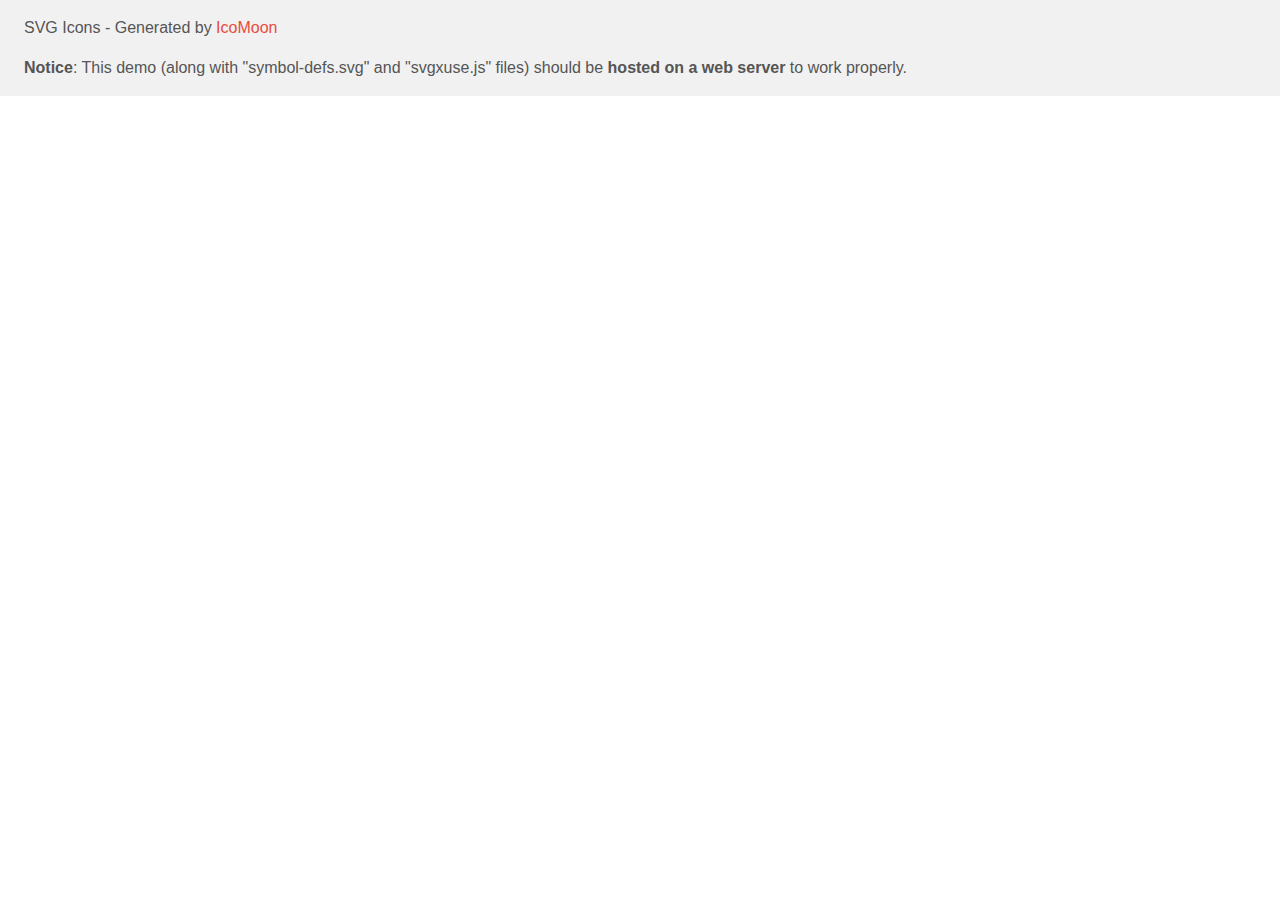
<file: images/demo-external-svg.html>
<!doctype html>
<html>
<head>
    <title>IcoMoon - SVG Icons</title>
    <meta charset="utf-8">
    <meta name="viewport" content="width=device-width, initial-scale=1">
    <link rel="stylesheet" href="demo-files/demo.css">
    <link rel="stylesheet" href="style.css">
</head>
<body>
<header class="bgc1 clearfix">
<div class="mhl">
    <p>SVG Icons - Generated by <a href="https://icomoon.io/app">IcoMoon</a></p><p><strong>Notice</strong>: This demo (along with "symbol-defs.svg" and "svgxuse.js" files) should be <b>hosted on a web server</b> to work properly.</p>
</div>
</header>
<script defer src="svgxuse.js"></script>
</body>
</html>
</file>
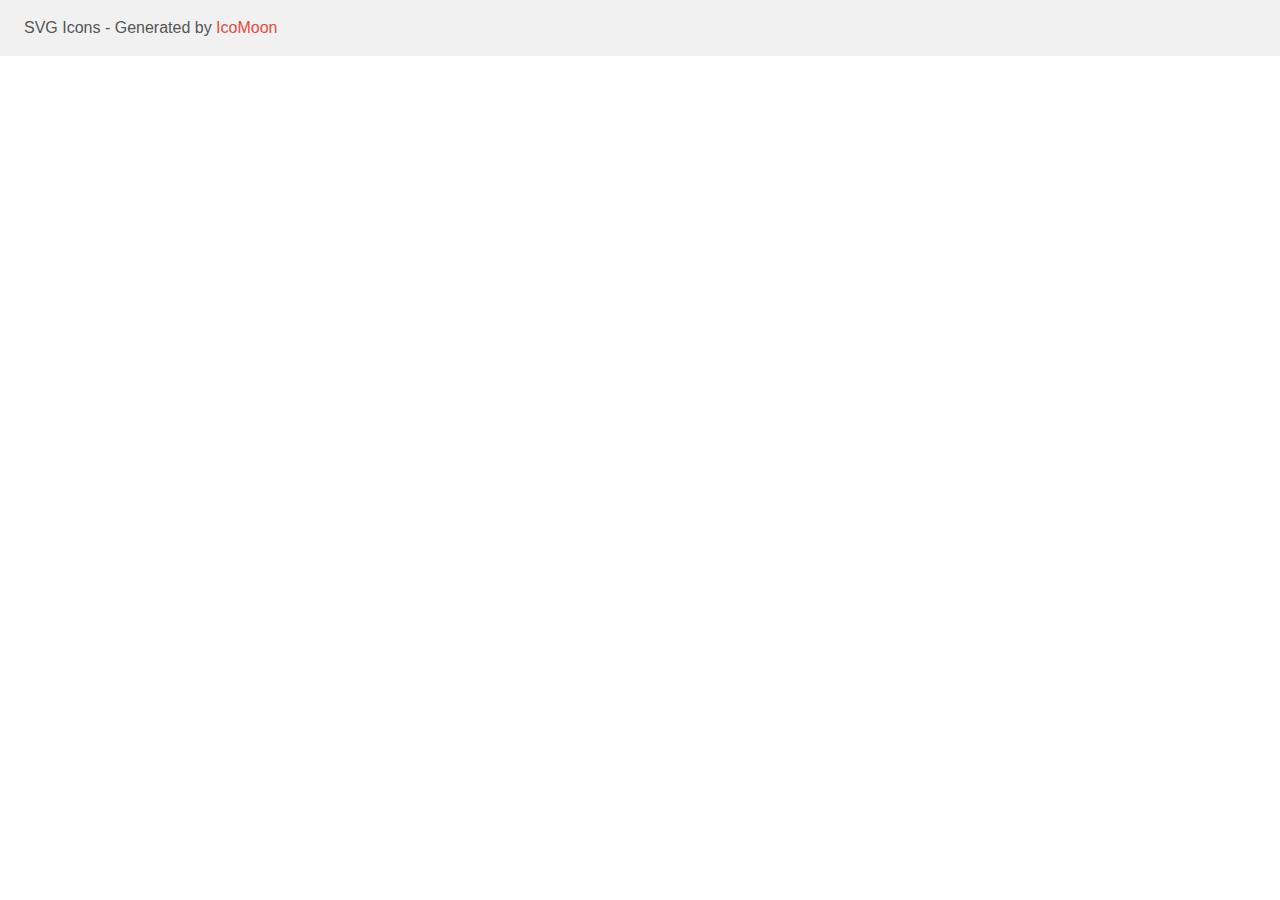
<file: images/demo.html>
<!doctype html>
<html>
<head>
    <title>IcoMoon - SVG Icons</title>
    <meta charset="utf-8">
    <meta name="viewport" content="width=device-width, initial-scale=1">
    <link rel="stylesheet" href="demo-files/demo.css">
    <link rel="stylesheet" href="style.css">
</head>
<body>
<svg aria-hidden="true" style="position: absolute; width: 0; height: 0; overflow: hidden;" version="1.1" xmlns="http://www.w3.org/2000/svg" xmlns:xlink="http://www.w3.org/1999/xlink">
<defs>
</defs>
</svg>

<header class="bgc1 clearfix">
<div class="mhl">
    <p>SVG Icons - Generated by <a href="https://icomoon.io/app">IcoMoon</a></p>
</div>
</header>
<script defer src="svgxuse.js"></script>
</body>
</html>
</file>
<file: css/main.css>
@charset "UTF-8";
:root {
  --hero-title-color: #FFFFFF;
  --accsent-color: #2196F3;
  --second-title-color: #757575;
  --main-title-color: #212121;
}

/*%align-list{
    display: flex;
    align-items: center;
}*/
p,
h1,
h2,
h3,
h4,
li {
  margin: 0;
}

ul {
  padding-left: 0;
  margin: 0;
}

button {
  cursor: pointer;
}

body {
  font-family: Roboto, sans-serif;
}

.link {
  text-decoration: none;
}

.list {
  padding: 0;
  margin: 0;
  list-style: none;
}

.btn.current {
  color: #FFFFFF;
  background-color: var(--accsent-color);
}

.btn {
  display: inline-block;
  border: 1px solid transparent;
  border-radius: 4px;
  padding: 6px 22px;
  font-family: inherit;
  font-weight: 500;
  font-size: 16px;
  line-height: 1.6;
  text-align: center;
  letter-spacing: 0.03em;
  cursor: pointer;
  color: #212121;
  transition-property: background-color;
  transition-duration: 250ms;
  transition-timing-function: cubic-bezier(0.4, 0, 0.2, 1);
}

.btn:hover {
  color: #FFFFFF;
  background-color: #2196F3;
}

.btn:focus {
  color: #FFFFFF;
  background-color: var(--accsent-color);
}

/*Приховати галочку інпут*/
.visually-hidden {
  position: absolute;
  width: 1px;
  height: 1px;
  margin: -1px;
  border: 0;
  padding: 0;
  white-space: nowrap;
  clip-path: inset(100%);
  clip: rect(0 0 0 0);
  overflow: hidden;
}

.top-text--light {
  color: var(--hero-title-color);
}

.top-text--dark {
  color: var(--main-title-color);
}

.button--light {
  color: var(--hero-title-color);
}

.container {
  width: 100%;
  padding-left: 15px;
  padding-right: 15px;
  margin: 0 auto;
  /*outline: 1px solid;*/
}
@media screen and (min-width: 480px) {
  .container {
    max-width: 480px;
  }
}
@media screen and (min-width: 768px) {
  .container {
    max-width: 768px;
  }
}
@media screen and (min-width: 1200px) {
  .container {
    max-width: 1200px;
  }
}

/*@include mobile {
    max-width: 448px;
}

@include media(768px) {
   max-width: 768px;
}*/
header {
  border-bottom: 1px solid;
  color: #ECECEC;
}
@media screen and (min-width: 480px) {
  header {
    max-height: 60px;
  }
}
@media screen and (min-width: 768px) {
  header {
    max-height: 80px;
  }
}

.header {
  background-color: #FFFFFF;
}
@media screen and (min-width: 768px) {
  .header {
    padding: 24px 0 24px 0;
  }
}

.header .container {
  display: flex;
  align-items: center;
}

.menu-list {
  display: flex;
  /* @media screen and (min-width:1200px) {
       margin-left: 93px;
   }*/
}
@media screen and (min-width: 768px) {
  .menu-list {
    margin-left: 80px;
  }
}

.navigation {
  display: none;
}
@media screen and (min-width: 768px) {
  .navigation {
    display: block;
  }
}
@media screen and (min-width: 1200px) {
  .navigation {
    display: block;
    margin-left: auto;
  }
}

/*.logo-header{
@media screen and (min-width:480px) {

    }
}*/
.header__logo {
  /*@media screen and (min-width:1200px) {
  margin-left:95px;
  }*/
  font-family: "Raleway";
  font-weight: 700;
  font-size: 26px;
  line-height: 1.2;
  letter-spacing: 0.03em;
  color: #2196F3;
}

.colortext {
  color: black;
  /* чорний  колір лого */
}

.colorchange {
  color: #FFFFFF;
  /*білий колір лого*/
}

.menu-list__item:not(:last-child) {
  margin-right: 50px;
}

.menu-list__link {
  position: relative;
  display: block;
  font-weight: 500;
  font-size: 14px;
  line-height: 1.14;
  letter-spacing: 0.02em;
  color: #212121;
  transition: color 250ms linear;
}
.menu-list__link:hover, .menu-list__link:focus {
  color: #2196F3;
}

.menu-list__link.current {
  color: var(--accsent-color);
}

.menu-list__link.current::after {
  content: "";
  left: 0;
  bottom: -32px;
  width: 100%;
  height: 4px;
  position: absolute;
  display: inline-block;
  background-color: var(--accsent-color);
  border-radius: 2px;
}

.portfolio__link.current {
  color: var(--accsent-color);
}

.portfolio__link.menu-list__link {
  font-weight: 500;
  font-size: 14px;
  line-height: 1.14;
  letter-spacing: 0.02em;
  color: #212121;
}

.portfolio__link {
  font-weight: 500;
  font-size: 14px;
  line-height: 1.14;
  letter-spacing: 0.02em;
  color: #212121;
}

.portfolio__link:hover,
.portfolio__link:focus {
  color: #2196F3;
}

.portfolio__link {
  position: relative;
  display: block;
}

.portfolio__link.current::after {
  content: "";
  left: 0;
  bottom: -32px;
  width: 100%;
  height: 4px;
  position: absolute;
  display: inline-block;
  background-color: var(--accsent-color);
  border-radius: 2px;
}

.header__connect {
  display: none;
}
@media screen and (min-width: 768px) {
  .header__connect {
    display: block;
    margin-left: 60px;
  }
}
@media screen and (min-width: 1200px) {
  .header__connect {
    display: block;
    margin-left: auto;
  }
}

@media screen and (min-width: 1200px) {
  .connect__list {
    display: flex;
  }
}

@media screen and (min-width: 768px) {
  .connect__mail {
    font-weight: 500;
    font-size: 12px;
    line-height: 1.17;
    letter-spacing: 0.02em;
    color: var(--second-title-color);
    transition: color 250ms linear;
  }
}
@media screen and (min-width: 1200px) {
  .connect__mail {
    margin-right: 50px;
    font-weight: 500;
    font-size: 14px;
    line-height: 1.14;
    letter-spacing: 0.02em;
    color: var(--second-title-color);
    transition: color 250ms linear;
  }
}

.connect__tel {
  font-weight: 500;
  font-size: 14px;
  line-height: 1.14;
  letter-spacing: 0.02em;
  color: var(--second-title-color);
  transition: color 250ms linear;
}
@media screen and (min-width: 768px) {
  .connect__tel {
    margin-right: 0;
    font-weight: 500;
    font-size: 12px;
    line-height: 1.17;
    letter-spacing: 0.02em;
    color: #757575;
  }
}
@media screen and (min-width: 1200px) {
  .connect__tel {
    font-weight: 500;
    font-size: 14px;
    line-height: 1.14;
    letter-spacing: 0.02em;
    color: var(--second-title-color);
    transition: color 250ms linear;
  }
}

.connect__tel:hover,
.connect__tel:focus,
.connect__mail:hover,
.connect__mail:focus,
.connect__icon:hover,
.connect__icon:focus {
  color: var(--accsent-color);
}

.connect__icon {
  margin-right: 10px;
  fill: currentColor;
}

.menu-open-btn {
  margin-left: auto;
  border: none;
  color: #212121;
  background: none;
}
@media screen and (min-width: 768px) {
  .menu-open-btn {
    display: none;
  }
}
@media screen and (min-width: 1200px) {
  .menu-open-btn {
    display: none;
  }
}

.menu-open-icon:hover,
.menu-open-icon:focus {
  color: var(--accsent-color);
}

.menu-close-btn {
  display: block;
  margin-left: auto;
  border: none;
  background: none;
}

.menu-close-btn:hover svg, .menu-close-btn:focus svg {
  fill: var(--accsent-color);
}

.mob-menu {
  position: fixed;
  z-index: 1;
  top: 0;
  left: 0;
  background-color: #FFFFFF;
  width: 100vw;
  height: 100vh;
  padding-top: 20px;
  padding-bottom: 48px;
  /*transform: translate(100%);
   transition: transform 250ms;*/
}
.mob-menu .container {
  overflow-y: auto;
  display: flex;
  flex-direction: column;
  height: 100%;
  justify-content: space-between;
  align-items: flex-start;
}

/*.mob-menu.is-open {
    transform: translateX(0)
}*/
@media screen and (min-width: 768px) {
  .mob-menu {
    display: none;
  }
}
@media screen and (min-width: 1200px) {
  .mob-menu {
    display: none;
  }
}

.mob-menu .is-hidden .mob-menu-top {
  transform: scale(0.5);
}

.mob-menu .is-hidden {
  opacity: 0;
  pointer-events: none;
}

.mob-menu-top {
  width: 100%;
}

/* .mob-list{
     margin-left: 40px;
 }*/
.mob-list__item:not(:last-child) {
  margin-bottom: 36px;
}

.mob-list__link {
  font-weight: 500;
  font-size: 40px;
  line-height: 1.18;
  letter-spacing: 0.02em;
  color: #212121;
  transition: color 250ms linear;
}

.mob-list__link.current {
  color: var(--accsent-color);
}

.mob-list__link:hover,
.mob-list__link:focus {
  color: #2196F3;
}

.mob-list-link {
  position: relative;
  display: block;
}

.mob-connect__list {
  margin-bottom: 64px;
}

.mob-connect-tel {
  margin-bottom: 32px;
}

.mob-connect__tel {
  font-weight: 500;
  font-size: 34px;
  line-height: 1.18;
  letter-spacing: 0.02em;
  color: #757575;
  transition-property: background-color;
  transition-duration: 250ms;
  transition-timing-function: cubic-bezier(0.4, 0, 0.2, 1);
}

.mob-connect__tel:hover {
  color: var(--accsent-color);
}

.mob-connect__tel:focus {
  color: var(--accsent-color);
}

.mob-connect__mail {
  font-weight: 500;
  font-size: 24px;
  line-height: 1.17;
  letter-spacing: 0.02em;
  color: #757575;
}

.mob-soc .container {
  display: flex;
  align-items: center;
}

.mob-soc__list {
  display: flex;
  /*position: relative;
  padding-left: 100px;*/
}

/*.mob-soc__list::before{
    content: "";
   position: absolute;
    width: 60px;
    height: 1;
    background-color: #212121;
    left: 0;
    top: 10px;
}*/
.mob-soc__item:not(:last-child) {
  margin-right: 20px;
  padding-right: 20px;
  border-right: 1px solid var(--second-title-color);
  /* border-right:not(:last-child){
       background-color: var(--second-title-color);

   }*/
}

@media screen and (min-width: 320px) {
  .mob-soc__link {
    font-weight: 500;
    font-size: 12px;
    line-height: 1.2;
    letter-spacing: 0.02em;
    color: #2196F3;
  }
}
@media screen and (min-width: 480px) {
  .mob-soc__link {
    font-weight: 500;
    font-size: 18px;
    line-height: 1.2;
    letter-spacing: 0.02em;
    color: #2196F3;
  }
}

/*.no-scrol{
    overflow: hidden;
}*/
.hero .container {
  max-width: 100%;
  width: 100%;
  padding: 0;
}
@media screen and (min-width: 768px) {
  .hero .container {
    padding-left: 15px;
    padding-right: 15px;
    max-width: 768px;
  }
}
@media screen and (min-width: 1200px) {
  .hero .container {
    max-width: 1200px;
  }
}

.hero {
  max-width: 1600px;
  margin: 0 auto;
  background: #2F303A;
  text-align: center;
  /* padding: 118px 60px 30px 60px;*/
  flex-grow: 1;
  background-image: linear-gradient(rgba(47, 48, 58, 0.4), rgba(47, 48, 58, 0.4)), url(../images/hero-bg-mob.jpg);
  background-repeat: no-repeat;
  background-position: center;
  background-size: cover;
}
@media (min-device-pixel-ratio: 2), (min-resolution: 192dpi), (min-resolution: 2dppx) {
  .hero {
    background-image: linear-gradient(rgba(47, 48, 58, 0.4), rgba(47, 48, 58, 0.4)), url(../images/hero-bg-mob2x.jpg);
  }
}
@media screen and (min-width: 480px) {
  .hero {
    padding-top: 118px;
  }
}
@media screen and (min-width: 768px) {
  .hero {
    padding-top: 118px;
    background-image: linear-gradient(rgba(47, 48, 58, 0.4), rgba(47, 48, 58, 0.4)), url(../images/hero-bg-tab.jpg);
  }
}
@media screen and (min-width: 768px) and (min-device-pixel-ratio: 2), screen and (min-width: 768px) and (min-resolution: 192dpi), screen and (min-width: 768px) and (min-resolution: 2dppx) {
  .hero {
    background-image: linear-gradient(rgba(47, 48, 58, 0.4), rgba(47, 48, 58, 0.4)), url(../images/hero-bg-tab2x.jpg);
  }
}
@media screen and (min-width: 1200px) {
  .hero {
    padding-top: 200px;
    background-image: linear-gradient(rgba(47, 48, 58, 0.4), rgba(47, 48, 58, 0.4)), url(../images/hero.jpg);
  }
}
@media screen and (min-width: 1200px) and (min-device-pixel-ratio: 2), screen and (min-width: 1200px) and (min-resolution: 192dpi), screen and (min-width: 1200px) and (min-resolution: 2dppx) {
  .hero {
    background-image: linear-gradient(rgba(47, 48, 58, 0.4), rgba(47, 48, 58, 0.4)), url(../images/hero2x.jpg);
  }
}

.hero__top-text {
  margin-top: 0;
  margin-bottom: 45px;
  font-family: Roboto, sans-serif;
  font-weight: 900;
  font-size: 26px;
  line-height: 1.6;
  letter-spacing: 0.06em;
}
@media screen and (min-width: 1200px) {
  .hero__top-text {
    font-weight: 900;
    font-size: 44px;
    line-height: 1.4;
    text-align: center;
    letter-spacing: 0.06em;
    text-transform: uppercase;
    color: #FFFFFF;
  }
}

/*button*/
.hero__button {
  display: inline-block;
  border: 1px solid transparent;
  border-radius: 4px;
  padding: 10px 32px;
  margin-bottom: 200px;
  font-family: Roboto, sans-serif;
  font-weight: 700;
  font-size: 16px;
  line-height: 1.8;
  background-color: var(--accsent-color);
}
@media screen and (min-width: 480px) {
  .hero__button {
    margin-bottom: 118px;
  }
}
@media screen and (min-width: 768px) {
  .hero__button {
    margin-bottom: 118px;
  }
}
@media screen and (min-width: 1200px) {
  .hero__button {
    margin-bottom: 200px;
  }
}

.feature {
  padding-top: 60px;
  padding-bottom: 60px;
}
@media screen and (min-width: 768px) {
  .feature {
    padding-bottom: 60px;
    padding-top: 60px;
  }
}
@media screen and (min-width: 1200px) {
  .feature {
    padding-bottom: 94px;
    padding-top: 94px;
  }
}

.feature__top-text {
  margin-bottom: 10px;
}
@media screen and (min-width: 480px) {
  .feature__top-text {
    font-family: Roboto, sans-serif;
    font-weight: 700;
    font-size: 14px;
    line-height: 16px;
    text-align: center;
    letter-spacing: 0.03em;
    text-transform: uppercase;
  }
}
@media screen and (min-width: 768px) {
  .feature__top-text {
    text-align: left;
  }
}
@media screen and (min-width: 1200px) {
  .feature__top-text {
    font-family: Roboto, sans-serif;
    font-weight: 700;
    font-size: 14px;
    line-height: 1.9;
    letter-spacing: 0.03em;
    text-transform: uppercase;
    text-align: left;
  }
}

.feature__bottom-text {
  font-family: Roboto, sans-serif;
  font-weight: 400;
  font-size: 14px;
  line-height: 1.7;
  letter-spacing: 0.03em;
  color: var(--second-title-color);
}

.feature-list {
  margin-bottom: -30px;
}
@media screen and (min-width: 768px) {
  .feature-list {
    display: flex;
    flex-wrap: wrap;
    margin-left: -30px;
  }
}
@media screen and (min-width: 1200px) {
  .feature-list {
    display: flex;
    flex-wrap: wrap;
    margin-left: -30px;
  }
}

.feature-list__item {
  width: 100%;
  margin-bottom: 30px;
}
@media screen and (min-width: 768px) {
  .feature-list__item {
    /*width: calc(100% / 2 - 30px);*/
    flex-basis: calc(50% - 30px);
    margin-left: 30px;
  }
}
@media screen and (min-width: 1200px) {
  .feature-list__item {
    flex-basis: calc(25% - 30px);
  }
}

.feature-list .feature-list__item {
  width: 100%;
}

.feature-list__link {
  margin-bottom: 30px;
  width: 100%;
  height: 120px;
  left: 215px;
  top: 774px;
  background: #F5F4FA;
  border-radius: 4px;
  display: flex;
  justify-content: center;
  align-items: center;
}

/*.about-item + .about-item + .about-item{
    margin-left: 30px;
}*/
/*justify-content: space-between; - розтягує по ширині */
.about {
  padding-bottom: 94px;
}
@media screen and (min-width: 320px) {
  .about {
    display: none;
  }
}
@media screen and (min-width: 768px) {
  .about {
    display: none;
  }
}
@media screen and (min-width: 1200px) {
  .about {
    display: block;
  }
}

.about-title {
  margin-top: 0;
  margin-bottom: 50px;
  font-family: Roboto, sans-serif;
  font-weight: 700;
  font-size: 36px;
  line-height: 1.2;
  text-align: center;
  letter-spacing: 0.03em;
  color: var(--main-title-color);
}

.about-list {
  margin-left: -30px;
}
@media screen and (min-width: 1200px) {
  .about-list {
    display: flex;
    flex-wrap: wrap;
    margin-left: -30px;
  }
}

.about-foto {
  display: block;
}

/* .about-item:not(:last-child){
margin-right: 30px;
        } відступи*/
@media screen and (min-width: 1200px) {
  .about-list__item {
    flex-basis: calc(33.3333333333% - 30px);
    margin-left: 30px;
  }
}

.about-top-wrap {
  position: relative;
  overflow: hidden;
}

.about__top-text {
  position: absolute;
  bottom: 0;
  background-color: rgba(47, 48, 58, 0.8);
  color: #FFFFFF;
  padding: 27px;
  width: 370px;
  height: 70px;
  font-family: inherit;
  font-weight: 700;
  font-size: 14px;
  line-height: 1.14;
  text-align: center;
  letter-spacing: 0.03em;
  text-transform: uppercase;
}

.team {
  padding-top: 60px;
  padding-bottom: 60px;
  background-color: #F5F4FA;
}
@media screen and (min-width: 768px) {
  .team {
    padding-bottom: 60px;
    padding-top: 60px;
  }
}
@media screen and (min-width: 1200px) {
  .team {
    padding-bottom: 94px;
    padding-top: 94px;
  }
}

.team-list {
  margin-bottom: -30px;
  /*display: flex;
  justify-content: space-between;*/
}
@media screen and (min-width: 768px) {
  .team-list {
    display: flex;
    flex-wrap: wrap;
    margin-left: -30px;
  }
}

.team-list__item {
  margin-bottom: 30px;
  background-color: var(--hero-title-color);
}
@media screen and (min-width: 768px) {
  .team-list__item {
    /*width: calc(100% / 2 - 30px);*/
    flex-basis: calc(50% - 30px);
    margin-left: 30px;
  }
}
@media screen and (min-width: 1200px) {
  .team-list__item {
    flex-basis: calc(25% - 30px);
  }
}

.team-title {
  margin-bottom: 50px;
}
@media screen and (min-width: 480px) {
  .team-title {
    margin-bottom: 30px;
    font-family: Roboto, sans-serif;
    font-size: 28px;
    line-height: 1.2;
    text-align: center;
    letter-spacing: 0.03em;
    color: var(--main-title-color);
  }
}
@media screen and (min-width: 768px) {
  .team-title {
    font-family: Roboto, sans-serif;
    font-size: 28px;
    line-height: 1.2;
    text-align: center;
    letter-spacing: 0.03em;
    color: var(--main-title-color);
  }
}
@media screen and (min-width: 1200px) {
  .team-title {
    font-weight: 700;
    font-size: 36px;
    line-height: 1.17;
    text-align: center;
    letter-spacing: 0.03em;
    color: var(--main-title-color);
  }
}

.team__top-text {
  margin-bottom: 10px;
  font-family: Roboto, sans-serif;
  font-weight: 500;
  font-size: 16px;
  line-height: 1.2;
  text-align: center;
  letter-spacing: 0.03em;
}

.team__bottom-text {
  margin-left: 0;
  margin-right: 0;
  margin-bottom: 16px;
  font-family: Roboto, sans-serif;
  font-weight: 400;
  font-size: 16px;
  line-height: 1.19;
  text-align: center;
  letter-spacing: 0.03em;
  color: var(--second-title-color);
}

.img {
  display: block;
  width: 100%;
  object-fit: cover;
}

.team-foto {
  padding-top: 30px;
  padding-bottom: 30px;
  box-shadow: 0px 1px 3px rgba(0, 0, 0, 0.12), 0px 1px 1px rgba(0, 0, 0, 0.14), 0px 2px 1px rgba(0, 0, 0, 0.2);
  border-radius: 0px 0px 4px 4px;
}

.team-soc__list {
  display: flex;
  justify-content: center;
}

.team-soc__item + .team-soc__item {
  margin-left: 10px;
}

/*посилання на соцмережі*/
.team-soc__link {
  width: 44px;
  height: 44px;
  background-color: #FFFFFF;
  border-radius: 50%;
  display: flex;
  justify-content: center;
  align-items: center;
  /* fill: #FFFFFF;*/
  transition-property: background-color;
  transition-duration: 250ms;
  transition-timing-function: cubic-bezier(0.4, 0, 0.2, 1);
}
.team-soc__link:hover {
  background-color: var(--accsent-color);
  /*fill: #2196F3;*/
}
.team-soc__link:hover .team-soc__icon {
  fill: #FFFFFF;
}
.team-soc__link:focus {
  background-color: var(--accsent-color);
  /*fill: #2196F3;*/
}
.team-soc__link:focus .team-soc__icon {
  fill: #FFFFFF;
}

.team-soc__icon {
  fill: #AFB1B8;
}

.client {
  padding-top: 60px;
  padding-bottom: 60px;
}
@media screen and (min-width: 480px) {
  .client {
    padding-bottom: 60px;
    padding-top: 60px;
  }
}
@media screen and (min-width: 768px) {
  .client {
    padding-bottom: 60px;
    padding-top: 60px;
  }
}
@media screen and (min-width: 1200px) {
  .client {
    padding-bottom: 94px;
    padding-top: 94px;
  }
}

.client-list {
  margin-bottom: -30px;
}
@media screen and (min-width: 480px) {
  .client-list {
    display: flex;
    flex-wrap: wrap;
    margin-left: -30px;
  }
}
@media screen and (min-width: 768px) {
  .client-list {
    display: flex;
    flex-wrap: wrap;
    margin-left: -30px;
  }
}
@media screen and (min-width: 1200px) {
  .client-list {
    display: flex;
    flex-wrap: wrap;
    margin-left: -30px;
  }
}

.client-list__item {
  margin-bottom: 30px;
}
@media screen and (min-width: 480px) {
  .client-list__item {
    flex-basis: calc(50% - 30px);
    margin-left: 30px;
  }
}
@media screen and (min-width: 768px) {
  .client-list__item {
    /*width: calc(100% / 2 - 30px);*/
    flex-basis: calc(33.3333333333% - 30px);
    margin-left: 30px;
  }
}
@media screen and (min-width: 1200px) {
  .client-list__item {
    flex-basis: calc(16.6666666667% - 30px);
  }
}

.client__top-text {
  margin-bottom: 50px;
}
@media screen and (min-width: 480px) {
  .client__top-text {
    margin-bottom: 30px;
    font-family: Roboto, sans-serif;
    font-size: 28px;
    line-height: 1.2px;
    text-align: center;
    letter-spacing: 0.03em;
  }
}
@media screen and (min-width: 768px) {
  .client__top-text {
    margin-bottom: 30px;
    font-family: Roboto, sans-serif;
    font-weight: 700;
    font-size: 28px;
    line-height: 1.17;
    text-align: center;
    letter-spacing: 0.03em;
  }
}
@media screen and (min-width: 1200px) {
  .client__top-text {
    margin-bottom: 50px;
    font-family: "Roboto";
    font-style: normal;
    font-weight: 700;
    font-size: 36px;
    line-height: 1.17;
    text-align: center;
    letter-spacing: 0.03em;
  }
}

.client-list__link {
  width: 100%;
  height: 92px;
  display: flex;
  justify-content: center;
  align-items: center;
  border: 1px solid #AFB1B8;
  box-sizing: border-box;
  border-radius: 4px;
  cursor: pointer;
  transition-property: background-color;
  transition-duration: 250ms;
  transition-timing-function: cubic-bezier(0.4, 0, 0.2, 1);
}
.client-list__link {
  background-color: #FFFFFF;
}
.client-list__link:hover {
  border-color: var(--accsent-color);
}
.client-list__link:focus {
  border-color: var(--accsent-color);
}

.client-list__icon {
  width: 106px;
  height: 60px;
  fill: #AFB1B8;
}

.client-list__link:hover .client-list__icon {
  fill: var(--accsent-color);
}

.client-list__link:focus .client-list__icon {
  fill: var(--accsent-color);
}

.footer {
  padding-top: 60px;
  /* padding-bottom: 60px;*/
  background: #2F303A;
  max-width: 100%;
  width: 100%;
}
@media screen and (min-width: 480px) {
  .footer {
    padding-bottom: 60px;
  }
}

@media screen and (min-width: 480px) {
  .footer .container {
    flex-wrap: wrap;
  }
}
@media screen and (min-width: 768px) {
  .footer .container {
    flex-wrap: wrap;
  }
}
@media screen and (min-width: 1200px) {
  .footer .container {
    display: flex;
  }
}

.footer-logo {
  font-family: "Raleway";
  font-style: normal;
  font-weight: 700;
  font-size: 26px;
  line-height: 1.9;
  letter-spacing: 0.03em;
  color: #2196F3;
}

.footer-list {
  padding-top: 20px;
}

@media screen and (min-width: 768px) {
  .footer-tablet {
    display: flex;
    justify-content: space-around;
    margin-bottom: -60px;
  }
}

.contact-main {
  text-align: center;
}
@media screen and (min-width: 480px) {
  .contact-main {
    margin-bottom: 60px;
    text-align: center;
  }
}
@media screen and (min-width: 768px) {
  .contact-main {
    text-align: center;
  }
}
@media screen and (min-width: 1200px) {
  .contact-main {
    text-align: left;
  }
}

address {
  font-style: normal;
}

.contact-address {
  color: var(--hero-title-color);
}

.contact-link {
  font-family: Roboto, sans-serif;
  font-weight: 400;
  font-size: 14px;
  line-height: 1.7;
  letter-spacing: 0.03em;
  color: var(--hero-title-color);
}

.contact {
  font-family: Roboto, sans-serif;
  font-weight: 400;
  font-size: 14px;
  line-height: 1.7;
  letter-spacing: 0.03em;
  color: rgba(255, 255, 255, 0.6);
}

.contacts {
  padding-bottom: 9px;
}

@media screen and (min-width: 480px) {
  .join {
    margin-bottom: 60px;
  }
}
@media screen and (min-width: 768px) {
  .join {
    margin-top: 15px;
  }
}
@media screen and (min-width: 1200px) {
  .join {
    margin-left: 70px;
    margin-top: 10px;
  }
}

@media screen and (min-width: 1200px) {
  .join .container {
    display: flex;
  }
}
@media screen and (min-width: 480px) {
  .join .container {
    flex-wrap: wrap;
  }
}

.join-title {
  text-align: center;
  margin-bottom: 20px;
  font-weight: 700;
  font-size: 14px;
  line-height: 1.7;
  letter-spacing: 0.03em;
  text-transform: uppercase;
  color: #FFFFFF;
}
@media screen and (min-width: 1200px) {
  .join-title {
    text-align: left;
  }
}

.join-soc {
  display: flex;
  justify-content: center;
}

.join-soc-link {
  width: 44px;
  height: 44px;
  background-color: rgba(255, 255, 255, 0.1);
  border-radius: 50%;
  display: flex;
  justify-content: center;
  align-items: center;
  transition-property: background-color;
  transition-duration: 250ms;
  transition-timing-function: cubic-bezier(0.4, 0, 0.2, 1);
}

.join-soc-link {
  fill: var(--hero-title-color);
}

.join-soc-item + .join-soc-item {
  margin-left: 10px;
}

/*змінити колір елемента
       .join-soc-icon:nth-child(2){
       color: #2196F3;
       }*/
.join-soc-link:hover {
  background-color: var(--accsent-color);
}

.join-soc-link:focus {
  background-color: var(--accsent-color);
}

.join-soc-link:hover .join-soc-icon {
  fill: #FFFFFF;
}

.join-soc-link:focus .join-soc-icon {
  fill: #FFFFFF;
}

.online {
  flex-grow: 1;
  margin-top: 10px;
}
@media screen and (min-width: 1200px) {
  .online {
    position: absolute;
  }
}

.online-title {
  margin-top: 30px;
  margin-bottom: 20px;
  text-align: center;
  font-weight: 700;
  font-size: 14px;
  line-height: 1.7;
  letter-spacing: 0.03em;
  text-transform: uppercase;
  color: #FFFFFF;
}
@media screen and (min-width: 1200px) {
  .online-title {
    margin-top: 0;
    font-weight: 700;
    text-align: left;
    font-size: 14px;
    line-height: 1.7;
    letter-spacing: 0.03em;
    text-transform: uppercase;
    color: #FFFFFF;
    margin-left: 93px;
  }
}

.add-email {
  border: none;
  border: 1px solid rgba(255, 255, 255, 0.3);
  background-color: transparent;
}

/*.add-fild{
             width: 358px;
             height: 50px;
         }*/
.footer-input {
  width: 90%;
  height: 50px;
  left: 815px;
  top: 2787px;
  background: #2F303A;
  border: 1px solid rgba(255, 255, 255, 0.3);
  box-sizing: border-box;
  filter: drop-shadow(0px 4px 4px rgba(0, 0, 0, 0.15));
  border-radius: 4px;
}
@media screen and (min-width: 320px) {
  .footer-input {
    margin-bottom: 20px;
  }
}
@media screen and (min-width: 480px) {
  .footer-input {
    margin-bottom: 20px;
  }
}
@media screen and (min-width: 768px) {
  .footer-input {
    display: block;
    width: 450px;
    height: 50px;
    margin-left: 166px;
  }
}
@media screen and (min-width: 1200px) {
  .footer-input {
    width: 358px;
    margin-left: 93px;
  }
}

@media screen and (min-width: 480px) {
  .footer-field .container {
    flex-wrap: wrap;
  }
}
@media screen and (min-width: 768px) {
  .footer-field .container {
    flex-wrap: wrap;
  }
}

.add-fild {
  text-align: center;
}
@media screen and (min-width: 1200px) {
  .add-fild {
    display: flex;
  }
}

.add-btn {
  margin-bottom: 20px;
  margin-left: 12px;
  padding-right: 62px;
  padding-left: 34px;
  height: 50px;
  font-family: Roboto, sans-serif;
  font-weight: 700;
  font-size: 16px;
  line-height: 30px;
  color: #FFFFFF;
  background: #2196F3;
  box-shadow: 0px 4px 4px rgba(0, 0, 0, 0.15);
  border-radius: 4px;
  border: none;
}
@media screen and (min-width: 768px) {
  .add-btn {
    align-items: center;
  }
}

.add-icon {
  position: absolute;
  margin-left: 10px;
  align-items: center;
  justify-content: center;
  background-color: var(--accsent-color);
}

.footer-input:placeholder-shown,
.footer-input:focus-visible {
  font-size: 16px;
  line-height: 1.25;
  align-items: center;
  letter-spacing: 0.03em;
  color: rgba(255, 255, 255, 0.6);
  padding-left: 16px;
}

/*.btn-for-tablet{
@media screen and (min-width:480px) {
        display: flex;
        text-align: center;
        justify-content: space-around;
    }
        @media screen and (min-width:1200px) {
        display: inline-flex;
}}*/
/* модальне вікно*/
.backdrop {
  position: fixed;
  width: 100%;
  height: 100%;
  top: 0;
  background: rgba(0, 0, 0, 0.2);
  display: flex;
  align-items: center;
  justify-content: center;
  transition: opacity 250ms, visibility 250ms;
}

.backdrop .is-hidden .modal {
  transform: scale(0.5);
}

.backdrop .is-hidden {
  opacity: 0;
  pointer-events: none;
}

.modal {
  padding: 40px;
  position: absolute;
  top: 50%;
  left: 50%;
  transform: translate(-50%, -50%) scale(1);
  width: 528px;
  height: 581px;
  background: #FFFFFF;
  box-shadow: 0px 1px 3px rgba(0, 0, 0, 0.12), 0px 1px 1px rgba(0, 0, 0, 0.14), 0px 2px 1px rgba(0, 0, 0, 0.2);
  border-radius: 4px;
  transition: transform 250ms;
}
@media screen and (min-width: 320px) {
  .modal {
    /* margin:93px 15px;*/
    width: auto;
    min-height: auto;
  }
}
@media screen and (min-width: 480px) {
  .modal {
    /* margin:93px 15px;*/
    width: 450px;
    height: 609px;
  }
}
@media screen and (min-width: 768px) {
  .modal {
    width: 450px;
    height: 609px;
  }
}
@media screen and (min-width: 768px) {
  .modal {
    width: 528px;
    height: 581px;
  }
}

.modal-close-btn {
  position: absolute;
  top: 8px;
  right: 8px;
  width: 30px;
  height: 30px;
  border-radius: 50%;
  background-color: transparent;
  border: 1px solid rgba(0, 0, 0, 0.1);
}
.modal-close-btn:hover .modal-close-icon {
  fill: #2196F3;
}
.modal-close-btn:hover {
  fill: #2196F3;
}
.modal-close-btn:focus .modal-close-icon {
  color: #2196F3;
}
.modal-close-btn:focus {
  color: #2196F3;
}

.is-hidden {
  opacity: 0;
  pointer-events: none;
  visibility: hidden;
}

.modal-form {
  font-family: Roboto, sans-serif;
  font-weight: 700;
  font-size: 20px;
  line-height: 1.15;
  letter-spacing: 0.03em;
  color: var(--main-title-color);
  text-align: center;
  margin-bottom: 12px;
}

input.modal-input {
  width: 100%;
  height: 40px;
  border: 1px solid rgba(33, 33, 33, 0.2);
  border-radius: 4px;
  padding-left: 42px;
  outline: none;
  /*відключає підсвічування форми щоб задати ховер та фокус*/
  transition: border-color 300ms;
}
input.modal-input::placeholder {
  color: var(--accsent-color);
}
input.modal-input:hover {
  border-color: #2196F3;
}
input.modal-input:focus {
  border-color: #2196F3;
}
input.modal-input:hover + .form-icon {
  fill: #2196F3;
}
input.modal-input:focus + .form-icon {
  fill: #2196F3;
}

/*.modal-input:valid{
    border-color: var(--accsent-color);
}
.modal-input:invalid{
    border-color: red;
}*/
.modal-field {
  margin-bottom: 10px;
}

.modal-input-wrap {
  position: relative;
}

/*розмістити іконку по центру .modal-input-wrap {
   position: relative; + .form-icon */
.form-icon {
  position: absolute;
  top: 50%;
  transform: translateY(-50%);
  left: 10px;
  transition: fill 250ms cubic-bezier(0.4, 0, 0.2, 1);
}

.modal-label {
  font-family: Roboto, sans-serif;
  font-weight: 400;
  font-size: 12px;
  line-height: 1.7;
  letter-spacing: 0.01em;
  display: block;
  color: #757575;
  text-align: left;
  font-weight: 400;
}

.modal-coment {
  position: absolute;
  width: 448px;
  height: 120px;
  left: 576px;
  top: 518px;
  border: 1px solid rgba(33, 33, 33, 0.2);
  border-radius: 4px;
}

.user-text {
  font-family: Roboto sans-serif;
  font-style: normal;
  font-weight: 400;
  font-size: 14px;
  line-height: 16px;
  letter-spacing: 0.01em;
  color: rgba(117, 117, 117, 0.5);
}

.modal-text {
  width: 100%;
  height: 120px;
  border: 1px solid #757575;
  border-radius: 4px;
  margin-bottom: 10px;
  padding: 12px 16px;
  resize: none;
}
.modal-text:hover {
  border-color: var(--accsent-color);
}
.modal-text::placeholder, .modal-text:focus-visible {
  font-weight: 400;
  font-size: 12px;
  line-height: 1.7;
  letter-spacing: 0.01em;
  color: rgba(117, 117, 117, 0.5);
}

/*.checkbox{
    appearance: none;
    display: flex;
}*/
.check-icon {
  fill: transparent;
}

.check-text span {
  width: 15px;
  height: 16px;
  border: 2px solid #000000;
  border-radius: 2px;
  margin-right: 8px;
  display: flex;
  align-items: center;
  justify-content: center;
}

.check-text {
  /* @extend %aligh-list;*/
  display: flex;
  align-items: center;
  margin-bottom: 30px;
  margin-left: 15px;
}

.text-check {
  font-family: Roboto, sans-serif;
  font-style: normal;
  font-weight: 400;
  font-size: 14px;
  line-height: 1.7;
  letter-spacing: 0.03em;
  color: #757575;
}
@media screen and (min-width: 480px) {
  .text-check {
    font-family: Roboto, sans-serif;
    font-weight: 400;
    font-size: 12px;
    line-height: 1.16;
    letter-spacing: 0.03em;
  }
}
@media screen and (min-width: 768px) {
  .text-check {
    font-family: Roboto, sans-serif;
    font-weight: 400;
    font-size: 12px;
    line-height: 1.16;
    letter-spacing: 0.03em;
  }
}

.input-check:checked + .check-text span {
  background-color: var(--accsent-color);
  border: transparent;
}

.input-check:checked + .check-text .check-icon {
  fill: var(--hero-title-color);
}

.input-check:focus + .check-text span {
  border-color: var(--accsent-color);
}

/*+border: transparent; в .input-check:checked+.check-text span  зробить рамку іконки синього кольору*/
/* ще один варіант галочки .check-text::before{
     content: "";
     width: 15px;
     height: 16px;
     margin-right: 8px;
     border: 2px solid #000000;
     border-radius: 2px;
 }
.check-text{
    display: flex;
    align-items: center;
  font-family: Roboto,sans-serif;
 font-weight: 400;
 font-size: 14px;
 line-height: 24px;
 letter-spacing: 0.03em;
 color: #757575;
}*/
.checkbox-policy {
  color: #2196F3;
  position: absolute;
}

.button-form {
  display: inline-block;
  position: relative;
  font-family: Roboto, sans-serif;
  font-weight: 700;
  font-size: 16px;
  line-height: 1.8;
  width: 200px;
  height: 50px;
  color: var(--hero-title-color);
  background-color: var(--accsent-color);
  border: 1px solid transparent;
  box-shadow: 0px 4px 4px rgba(0, 0, 0, 0.15);
  border-radius: 4px;
}

/*portfolio*/
@media screen and (min-width: 480px) {
  .portfolio {
    padding-top: 60px;
    padding-bottom: 60px;
  }
}
@media screen and (min-width: 768px) {
  .portfolio {
    padding-top: 60px;
    padding-bottom: 60px;
  }
}
@media screen and (min-width: 1200px) {
  .portfolio {
    padding-top: 94px;
    padding-bottom: 94px;
  }
}

.portfolio-selection {
  display: none;
  list-style: none;
}
@media screen and (min-width: 320px) {
  .portfolio-selection {
    margin-bottom: 30px;
    flex-wrap: wrap;
    display: flex;
  }
}
@media screen and (min-width: 480px) {
  .portfolio-selection {
    margin-bottom: 40px;
    flex-wrap: wrap;
    display: flex;
  }
}
@media screen and (min-width: 768px) {
  .portfolio-selection {
    margin-bottom: 30px;
    display: flex;
    justify-content: center;
  }
}
@media screen and (min-width: 1200px) {
  .portfolio-selection {
    margin-bottom: 50px;
    display: flex;
    justify-content: center;
  }
}

.portfolio-item {
  margin-left: 8px;
}
.portfolio-item:hover, .portfolio-item:focus {
  box-shadow: 0px 3px 1px rgba(0, 0, 0, 0.1), 0px 1px 2px rgba(0, 0, 0, 0.08), 0px 2px 2px rgba(0, 0, 0, 0.12);
  border-radius: 4px;
}

@media screen and (min-width: 320px) {
  .portfolio-item {
    margin-bottom: 15px;
  }
}
@media screen and (min-width: 480px) {
  .portfolio-item {
    margin-bottom: 15px;
  }
}

.top-wrap {
  position: relative;
  overflow: hidden;
}

.galery-item:hover .top-text {
  transform: translateY(0%);
}

.top-text {
  position: absolute;
  top: 0;
  background-color: rgba(33, 150, 243, 0.9);
  color: #FFFFFF;
  padding: 40px;
  width: 370px;
  height: 294px;
  transform: translateY(100%);
  transition: transform 250ms linear;
  overflow: auto;
  font-family: inherit;
  font-weight: 400;
  font-size: 18px;
  line-height: 1.6;
  letter-spacing: 0.03em;
}
@media screen and (min-width: 480px) {
  .top-text {
    width: 100%;
    height: 100%;
    padding: 49px 24px 77px 24px;
  }
}
@media screen and (min-width: 768px) {
  .top-text {
    width: 100%;
    height: 100%;
    padding: 63px 24px;
  }
}

.portfolio-title {
  margin-bottom: 4px;
  font-family: inherit;
  font-weight: 700;
  font-size: 18px;
  line-height: 2;
  letter-spacing: 0.06em;
  color: #212121;
}

.portfolio-text {
  font-family: inherit;
  font-style: normal;
  font-weight: 400;
  font-size: 16px;
  line-height: 1.9;
  letter-spacing: 0.03em;
  color: #757575;
}

.galery {
  padding-top: 60px;
  padding-bottom: 60px;
}
@media screen and (min-width: 768px) {
  .galery {
    padding-bottom: 60px;
    padding-top: 60px;
  }
}
@media screen and (min-width: 1200px) {
  .galery {
    padding-bottom: 94px;
    padding-top: 94px;
  }
}

.gallery-list {
  margin-bottom: -30px;
  /*виставити елементи по вертикалі та горизонталі*/
}
@media screen and (min-width: 768px) {
  .gallery-list {
    display: flex;
    flex-wrap: wrap;
    margin-left: -30px;
  }
}

/* margin-left: -30px;
    margin-bottom: -30px;
}
.calery-item{
 width:  calc(100%/3 - 30px);  
 margin-left: 30px;
 margin-bottom: 30px;
}*/
.foto-bottom {
  border: 1px solid #EEEEEE;
  padding: 20px 24px;
  margin-left: 0;
  margin-right: 0;
  border-top: none;
}
@media screen and (min-width: 768px) {
  .foto-bottom {
    flex-grow: 1;
  }
}

/*.galery-link:hover .galery-item{
box-shadow: 0px 1px 1px rgba(0, 0, 0, 0.12),
0px 4px 4px rgba(0, 0, 0, 0.06),
1px 4px 6px rgba(0, 0, 0, 0.16);
}*/
.galery-item {
  display: block;
  margin-bottom: 30px;
}
.galery-item:hover, .galery-item:focus {
  box-shadow: 0px 1px 1px rgba(0, 0, 0, 0.12), 0px 4px 4px rgba(0, 0, 0, 0.06), 1px 4px 6px rgba(0, 0, 0, 0.16);
}
@media screen and (min-width: 768px) {
  .galery-item {
    /*width: calc(100% / 2 - 30px);*/
    flex-basis: calc(50% - 30px);
    margin-left: 30px;
  }
}
@media screen and (min-width: 1200px) {
  .galery-item {
    flex-basis: calc(33.3333333333% - 30px);
  }
}/*# sourceMappingURL=main.css.map */
</file>
<file: images/demo-files/demo.css>
body {
  padding: 0;
  margin: 0;
  font-family: sans-serif;
  font-size: 1em;
  line-height: 1.5;
  color: #555;
  background: #fff;
}
h1 {
  font-size: 1.5em;
  font-weight: normal;
  box-shadow: 0 1px #ddd, 0 2px #fff, 0 3px #ddd;
}
small {
  font-size: .66666667em;
}
a {
  color: #e74c3c;
  text-decoration: none;
}
a:hover, a:focus {
  box-shadow: 0 1px #e74c3c;
}
.bshadow0, input {
  box-shadow: inset 0 -2px #e7e7e7;
}
input:hover {
  box-shadow: inset 0 -2px #ccc;
}
input, fieldset {
  font-size: 1em;
  margin: 0;
  padding: 0;
  border: 0;
}
input {
  color: inherit;
  line-height: 1.5;
  height: 1.5em;
  padding: .25em 0;
}
input:focus {
  outline: none;
  box-shadow: inset 0 -2px #449fdb;
}
.glyph {
  font-size: 16px;
  margin-right: 1.5em;
  float: left;
  width: 2em;
}
svg {
  color: #000;
}
.liga {
  width: 80%;
  width: calc(100% - 2.5em);
}
.talign-right {
  text-align: right;
}
.talign-center {
  text-align: center;
}
.bgc1 {
  background: #f1f1f1;
}
.fgc0 {
  color: #000;
}
.fgc1 {
  color: #999;
}
p {
  margin-top: 1em;
  margin-bottom: 1em;
}
.mvm {
  margin-top: .75em;
  margin-bottom: .75em;
}
.mtn {
  margin-top: 0;
}
.mtl, .mal {
  margin-top: 1.5em;
}
.mbl, .mal {
  margin-bottom: 1.5em;
}
.mal, .mhl {
  margin-left: 1.5em;
  margin-right: 1.5em;
}
.mhmm {
  margin-left: 1em;
  margin-right: 1em;
}
.ptl {
  padding-top: 1.5em;
}
.pbs, .pvs {
  padding-bottom: .25em;
}
.pvs, .pts {
  padding-top: .25em;
}
.unit {
  float: left;
}
.unitRight {
  float: right;
}
.size1of2 {
  width: 50%;
}
.size1of1 {
  width: 100%;
}
.clearfix:before, .clearfix:after {
  content: " ";
  display: table;
}
.clearfix:after {
  clear: both;
}
.hidden-true {
  display: none;
}
.textbox0 {
  width: 3em;
  background: #f1f1f1;
  padding: .25em .5em;
  line-height: 1.5;
  height: 1.5em;
}
.fs0 {
  font-size: 16px;
}
.name {
  font-size: 0.5em;
  margin-left: 1em;
}
</file>
<file: images/style.css>
.icon {
  display: inline-block;
  width: 1em;
  height: 1em;
  stroke-width: 0;
  stroke: currentColor;
  fill: currentColor;
}

/* ==========================================
Single-colored icons can be modified like so:
.icon-name {
  font-size: 32px;
  color: red;
}
========================================== */
</file>
